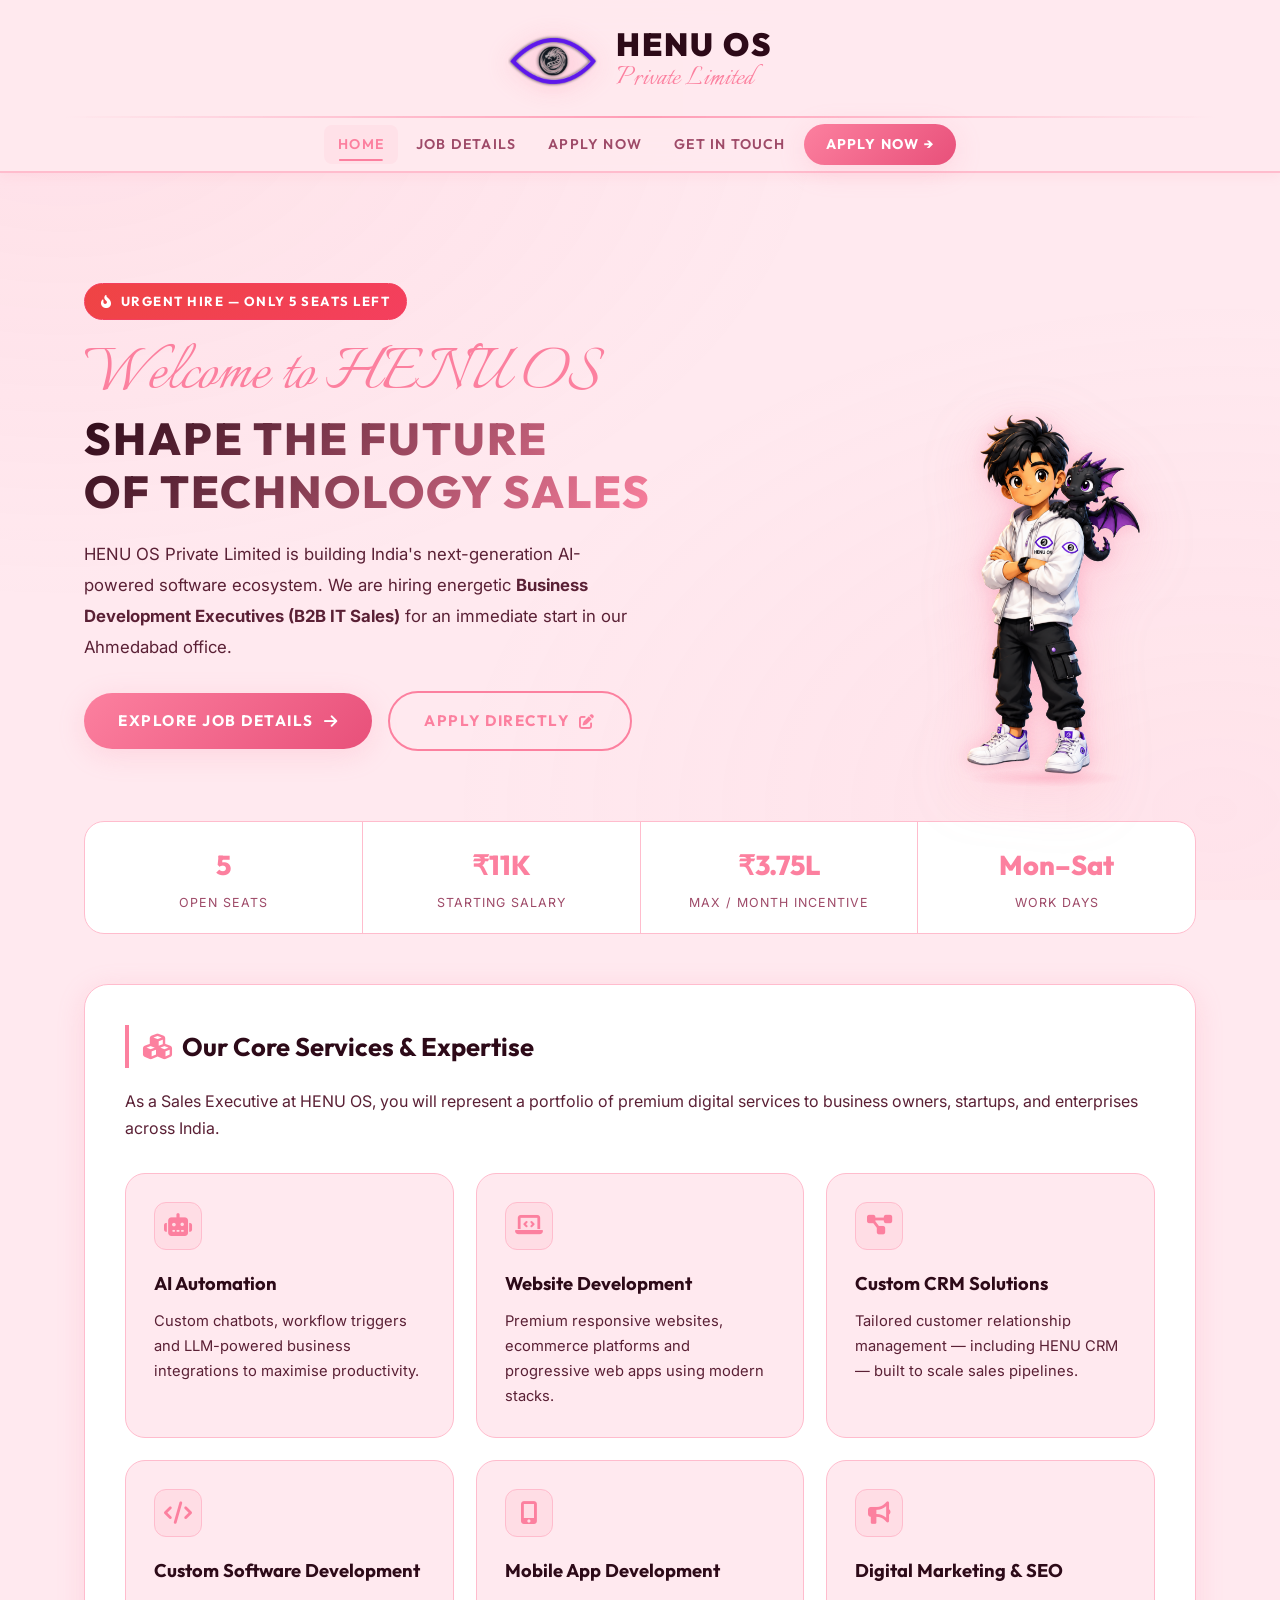
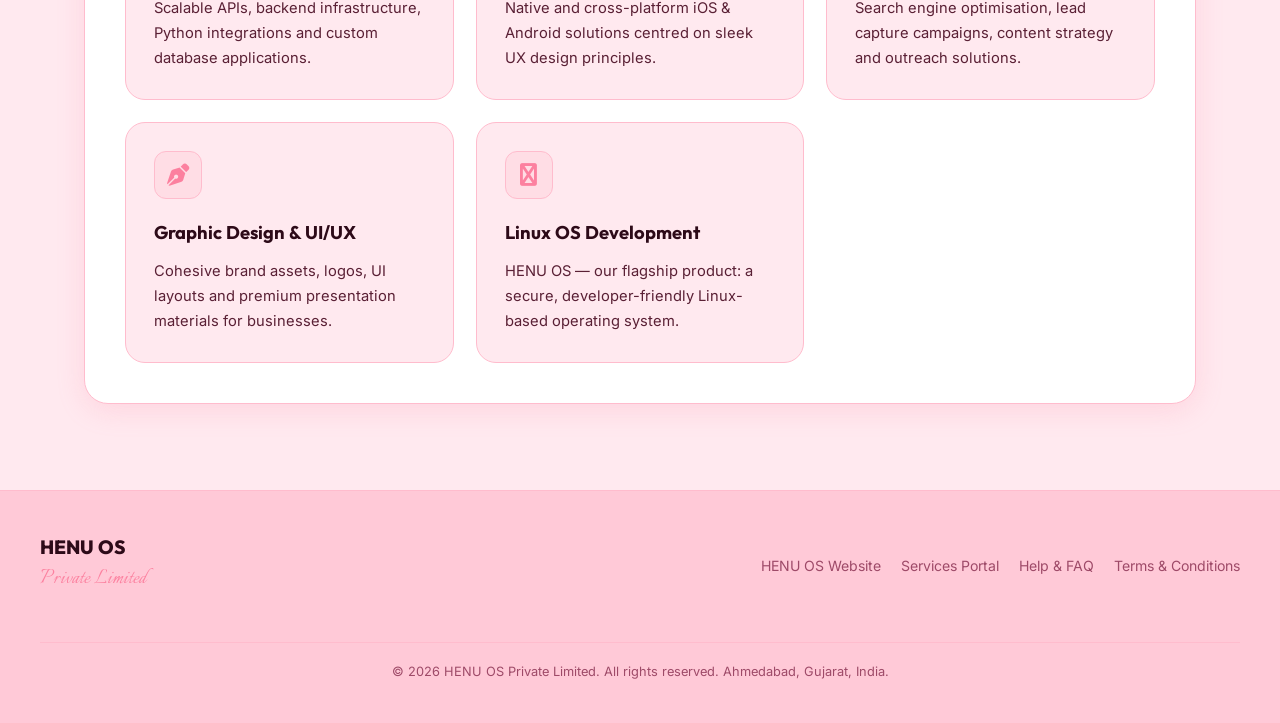
<file: sales form/index.html>
<!DOCTYPE html>
<html lang="en">

<head>
  <meta charset="UTF-8">
  <meta name="viewport" content="width=device-width, initial-scale=1.0">
  <title>HENU OS Private Limited – Sales Careers</title>
  <meta name="description"
    content="Join HENU OS Private Limited as a Business Development Executive. B2B IT Sales, AI automation and digital marketing services. Apply now in Ahmedabad.">
  <link rel="stylesheet" href="style.css">
  <link rel="stylesheet" href="https://cdnjs.cloudflare.com/ajax/libs/font-awesome/6.4.0/css/all.min.css">
  <style>
    /* ============================================================
       HOME PAGE – SARDU HERO LAYOUT
    ============================================================ */
    .hero-row {
      display: flex;
      align-items: flex-end;
      justify-content: space-between;
      gap: 48px;
      padding: 60px 0 0;
      position: relative;
    }

    .hero-left {
      flex: 1 1 auto;
      min-width: 0;
      padding-bottom: 30px;
      display: flex;
      flex-direction: column;
      align-items: flex-start;
    }

    .hero-left .badge {
      margin-bottom: 18px;
    }

    .hero-left .fancy-title {
      text-align: left;
      margin-bottom: 2px;
    }

    .hero-left .main-title {
      text-align: left;
      margin-bottom: 20px;
    }

    .hero-left p {
      font-size: 1.05rem;
      line-height: 1.85;
      max-width: 560px;
      margin-bottom: 28px;
    }

    .hero-cta-row {
      display: flex;
      gap: 16px;
      flex-wrap: wrap;
      align-items: center;
    }

    .hero-sardu-wrap {
      flex: 0 0 auto;
      width: 300px;
      display: flex;
      align-items: flex-end;
      justify-content: center;
      position: relative;
    }

    .sardu-home-img {
      width: 100%;
      max-width: 300px;
      display: block;
      object-fit: contain;
      animation: sardFloat 4s ease-in-out infinite;
      filter: drop-shadow(-3px 0 8px rgba(252, 128, 159, 0.18)) drop-shadow(3px 0 8px rgba(252, 128, 159, 0.18)) drop-shadow(0 18px 30px rgba(252, 128, 159, 0.25));
    }

    @keyframes sardFloat {

      0%,
      100% {
        transform: translateY(0px);
      }

      50% {
        transform: translateY(-12px);
      }
    }

    .sardu-shadow-ring {
      position: absolute;
      bottom: -6px;
      left: 50%;
      transform: translateX(-50%);
      width: 160px;
      height: 18px;
      background: radial-gradient(ellipse, rgba(252, 128, 159, 0.30) 0%, transparent 70%);
      border-radius: 50%;
      animation: ringPulse 4s ease-in-out infinite;
    }

    @keyframes ringPulse {

      0%,
      100% {
        opacity: 0.6;
        transform: translateX(-50%) scaleX(1);
      }

      50% {
        opacity: 0.25;
        transform: translateX(-50%) scaleX(0.8);
      }
    }

    /* Stats strip */
    .hero-stats {
      display: flex;
      gap: 0;
      border: 1.5px solid var(--border-color);
      border-radius: 20px;
      overflow: hidden;
      margin-top: 40px;
      background: #fff;
    }

    .stat-item {
      flex: 1;
      padding: 20px 18px;
      text-align: center;
      border-right: 1.5px solid var(--border-color);
      transition: var(--transition);
    }

    .stat-item:last-child {
      border-right: none;
    }

    .stat-item:hover {
      background: var(--pink-primary);
    }

    .stat-val {
      font-family: var(--font-title);
      font-size: 1.7rem;
      font-weight: 800;
      color: var(--accent);
      display: block;
    }

    .stat-lbl {
      font-size: 0.78rem;
      color: var(--text-muted);
      text-transform: uppercase;
      letter-spacing: 1px;
      margin-top: 3px;
    }

    @media (max-width: 900px) {
      .hero-row {
        flex-direction: column;
        align-items: center;
        padding: 40px 0 0;
        gap: 0;
      }

      .hero-left {
        align-items: center;
        text-align: center;
        padding-bottom: 10px;
      }

      .hero-left .fancy-title,
      .hero-left .main-title {
        text-align: center;
      }

      .hero-left p {
        text-align: center;
        max-width: 100%;
      }

      .hero-cta-row {
        justify-content: center;
      }

      .hero-sardu-wrap {
        width: 200px;
        order: -1;
      }

      .hero-stats {
        flex-wrap: wrap;
        border-radius: 16px;
      }

      .stat-item {
        min-width: 45%;
        border-bottom: 1.5px solid var(--border-color);
      }
    }

    @media (max-width: 480px) {
      .hero-sardu-wrap {
        width: 160px;
      }

      .stat-val {
        font-size: 1.3rem;
      }
    }
  </style>
</head>

<body>

  <!-- ===== CENTERED HEADER ===== -->
  <header>
    <div class="nav-container">

      <!-- TOP: Centered Logo + Brand Name -->
      <a href="index.html" class="header-brand">
        <img src="henu.png" alt="HENU OS Logo" class="nav-logo">
        <div class="brand-text">
          <span class="brand-title">HENU OS</span>
          <span class="brand-subtitle">Private Limited</span>
        </div>
        <!-- Hamburger (mobile) -->
        <button class="menu-toggle" id="menuToggle" aria-label="Toggle navigation">
          <span></span><span></span><span></span>
        </button>
      </a>

      <!-- Divider -->
      <div class="header-divider"></div>

      <!-- BOTTOM: Nav Links Centered -->
      <nav class="header-nav" id="headerNav">
        <ul>
          <li><a href="index.html" class="active">Home</a></li>
          <li><a href="details.html">Job Details</a></li>
          <li><a href="apply.html">Apply Now</a></li>
          <li><a href="contact.html">Get in Touch</a></li>
          <li><a href="apply.html" class="nav-cta">Apply Now &rarr;</a></li>
        </ul>
      </nav>

    </div>
  </header>

  <!-- ===== MAIN ===== -->
  <main>

    <!-- HERO -->
    <div class="hero-row">
      <div class="hero-left">
        <span class="badge urgent">
          <i class="fa-solid fa-fire-flame-curved"></i> Urgent Hire &mdash; Only 5 Seats Left
        </span>
        <span class="fancy-title">Welcome to HENU OS</span>
        <h1 class="main-title">Shape the Future<br>of Technology Sales</h1>
        <p>
          HENU OS Private Limited is building India's next-generation AI-powered software ecosystem.
          We are hiring energetic <strong>Business Development Executives (B2B IT Sales)</strong>
          for an immediate start in our Ahmedabad office.
        </p>
        <div class="hero-cta-row">
          <a href="details.html" class="btn btn-primary">Explore Job Details <i class="fa-solid fa-arrow-right"></i></a>
          <a href="apply.html" class="btn btn-secondary">Apply Directly <i class="fa-solid fa-pen-to-square"></i></a>
        </div>
      </div>

      <div class="hero-sardu-wrap">
        <img src="SARDU.png" alt="Sardu – HENU OS Brand Guide" class="sardu-home-img">
        <div class="sardu-shadow-ring"></div>
      </div>
    </div>

    <!-- Stats strip -->
    <div class="hero-stats">
      <div class="stat-item"><span class="stat-val">5</span>
        <div class="stat-lbl">Open Seats</div>
      </div>
      <div class="stat-item"><span class="stat-val">₹11K</span>
        <div class="stat-lbl">Starting Salary</div>
      </div>
      <div class="stat-item"><span class="stat-val">₹3.75L</span>
        <div class="stat-lbl">Max / Month Incentive</div>
      </div>
      <div class="stat-item"><span class="stat-val">Mon–Sat</span>
        <div class="stat-lbl">Work Days</div>
      </div>
    </div>

    <!-- SERVICES -->
    <div class="glass-card" style="margin-top: 50px;">
      <h2 class="section-title"><i class="fa-solid fa-cubes"></i> Our Core Services &amp; Expertise</h2>
      <p>As a Sales Executive at HENU OS, you will represent a portfolio of premium digital services to business owners,
        startups, and enterprises across India.</p>
      <div class="services-grid">
        <div class="service-card">
          <div class="service-icon"><i class="fa-solid fa-robot"></i></div>
          <h3>AI Automation</h3>
          <p>Custom chatbots, workflow triggers and LLM-powered business integrations to maximise productivity.</p>
        </div>
        <div class="service-card">
          <div class="service-icon"><i class="fa-solid fa-laptop-code"></i></div>
          <h3>Website Development</h3>
          <p>Premium responsive websites, ecommerce platforms and progressive web apps using modern stacks.</p>
        </div>
        <div class="service-card">
          <div class="service-icon"><i class="fa-solid fa-diagram-project"></i></div>
          <h3>Custom CRM Solutions</h3>
          <p>Tailored customer relationship management — including HENU CRM — built to scale sales pipelines.</p>
        </div>
        <div class="service-card">
          <div class="service-icon"><i class="fa-solid fa-code"></i></div>
          <h3>Custom Software Development</h3>
          <p>Scalable APIs, backend infrastructure, Python integrations and custom database applications.</p>
        </div>
        <div class="service-card">
          <div class="service-icon"><i class="fa-solid fa-mobile-screen-button"></i></div>
          <h3>Mobile App Development</h3>
          <p>Native and cross-platform iOS &amp; Android solutions centred on sleek UX design principles.</p>
        </div>
        <div class="service-card">
          <div class="service-icon"><i class="fa-solid fa-bullhorn"></i></div>
          <h3>Digital Marketing &amp; SEO</h3>
          <p>Search engine optimisation, lead capture campaigns, content strategy and outreach solutions.</p>
        </div>
        <div class="service-card">
          <div class="service-icon"><i class="fa-solid fa-pen-nib"></i></div>
          <h3>Graphic Design &amp; UI/UX</h3>
          <p>Cohesive brand assets, logos, UI layouts and premium presentation materials for businesses.</p>
        </div>
        <div class="service-card">
          <div class="service-icon"><i class="fa-solid fa-linux"></i></div>
          <h3>Linux OS Development</h3>
          <p>HENU OS — our flagship product: a secure, developer-friendly Linux-based operating system.</p>
        </div>
      </div>
    </div>
  </main>

  <!-- FOOTER -->
  <footer>
    <div class="footer-container">
      <div>
        <span style="font-family:var(--font-title); font-weight:800; color:var(--text-dark); font-size:1.2rem;">HENU
          OS</span>
        <span
          style="display:block; font-family:var(--font-fancy); color:var(--accent); font-size:1.5rem; margin-top:-4px;">Private
          Limited</span>
      </div>
      <ul class="footer-links">
        <li><a href="https://henuos.netlify.app/" target="_blank">HENU OS Website</a></li>
        <li><a href="https://henuos-services.netlify.app/" target="_blank">Services Portal</a></li>
        <li><a href="contact.html">Help &amp; FAQ</a></li>
        <li><a href="contact.html">Terms &amp; Conditions</a></li>
      </ul>
      <div class="footer-copy">&copy; 2026 HENU OS Private Limited. All rights reserved. Ahmedabad, Gujarat, India.
      </div>
    </div>
  </footer>

  <script src="script.js"></script>
</body>

</html>
</file>
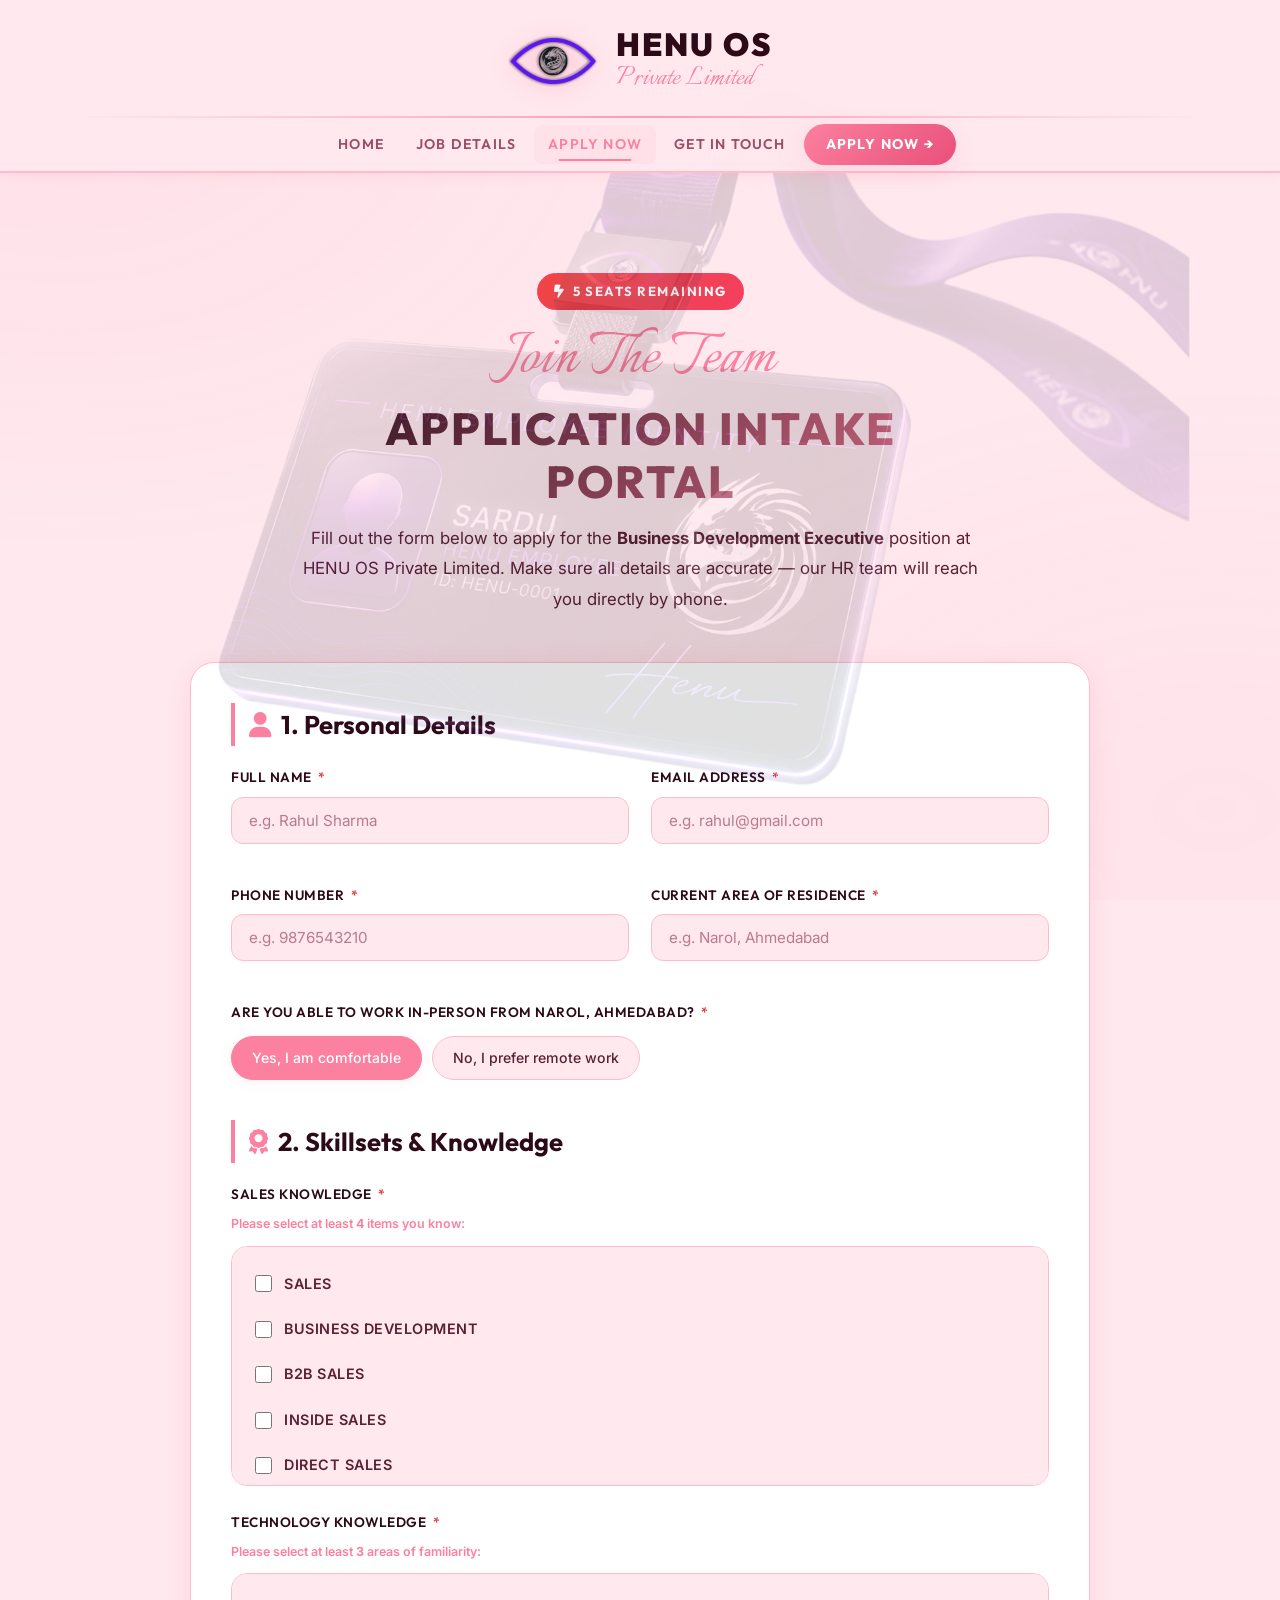
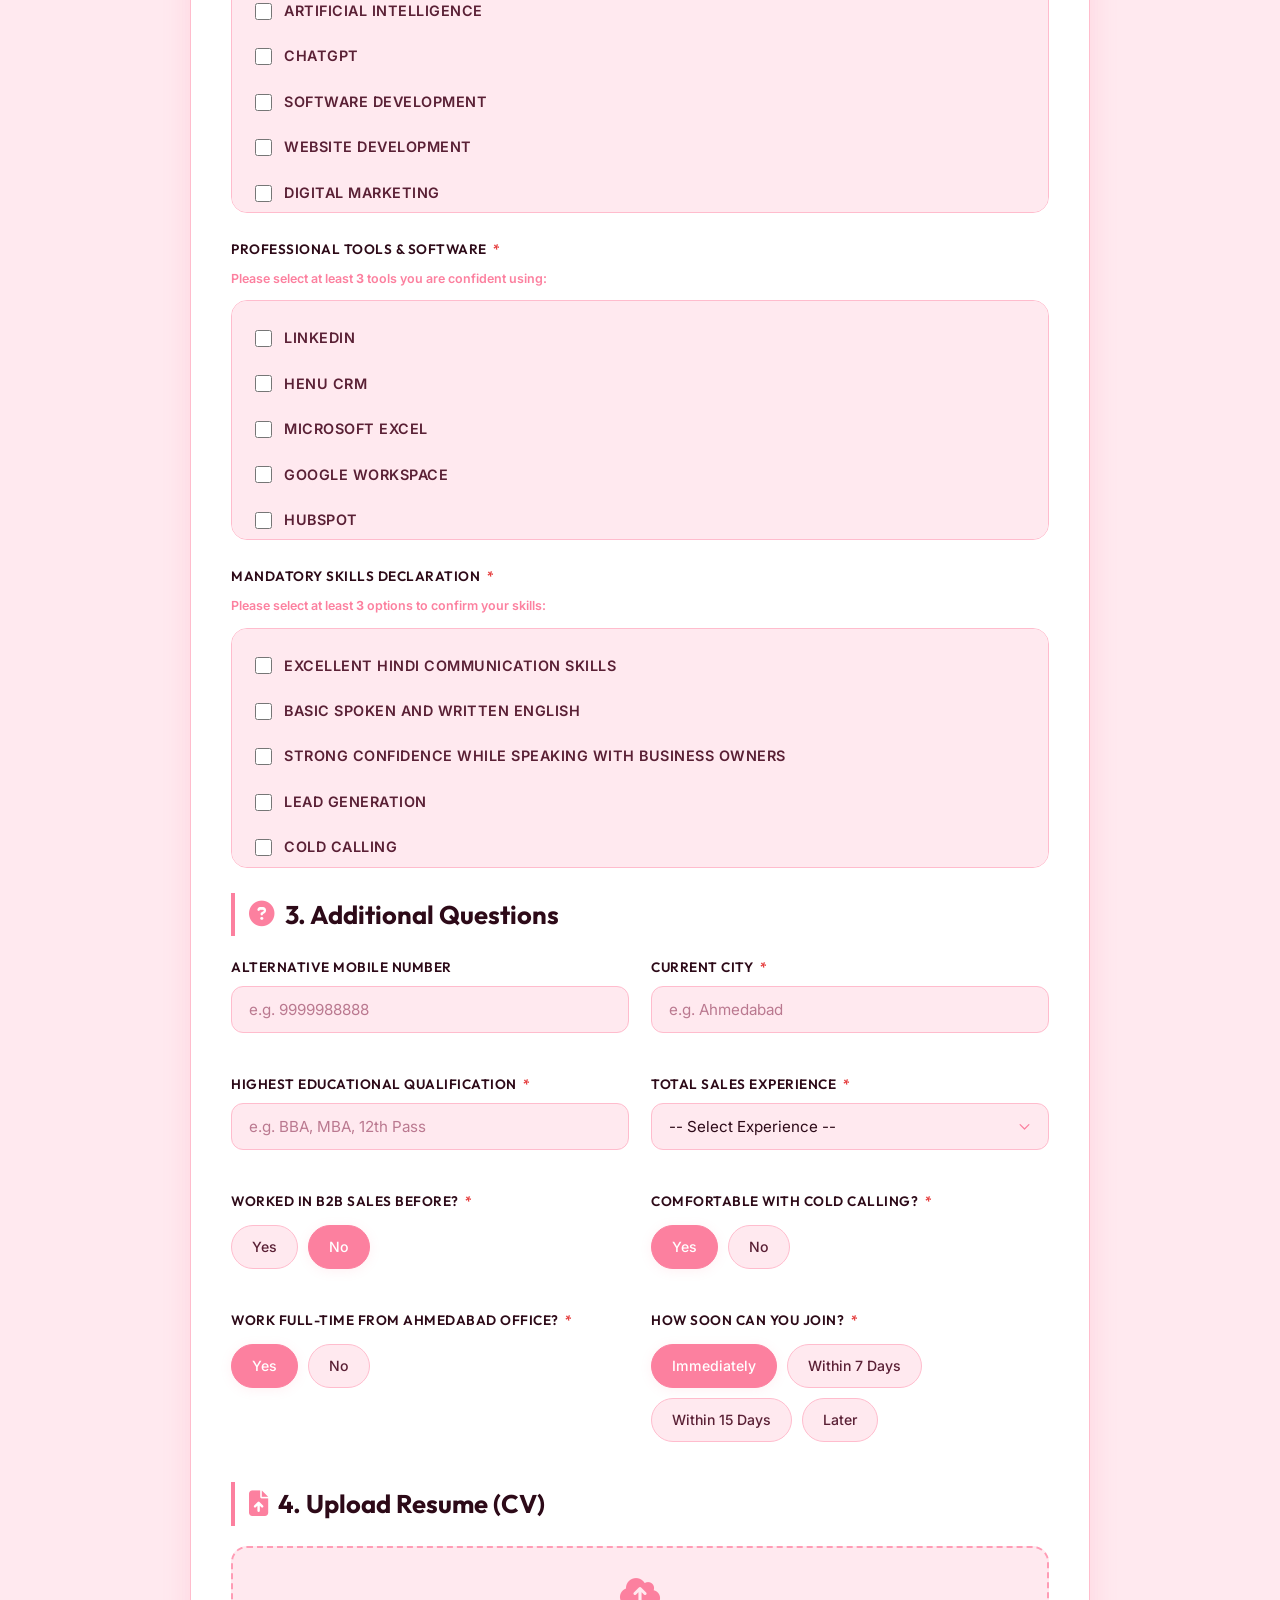
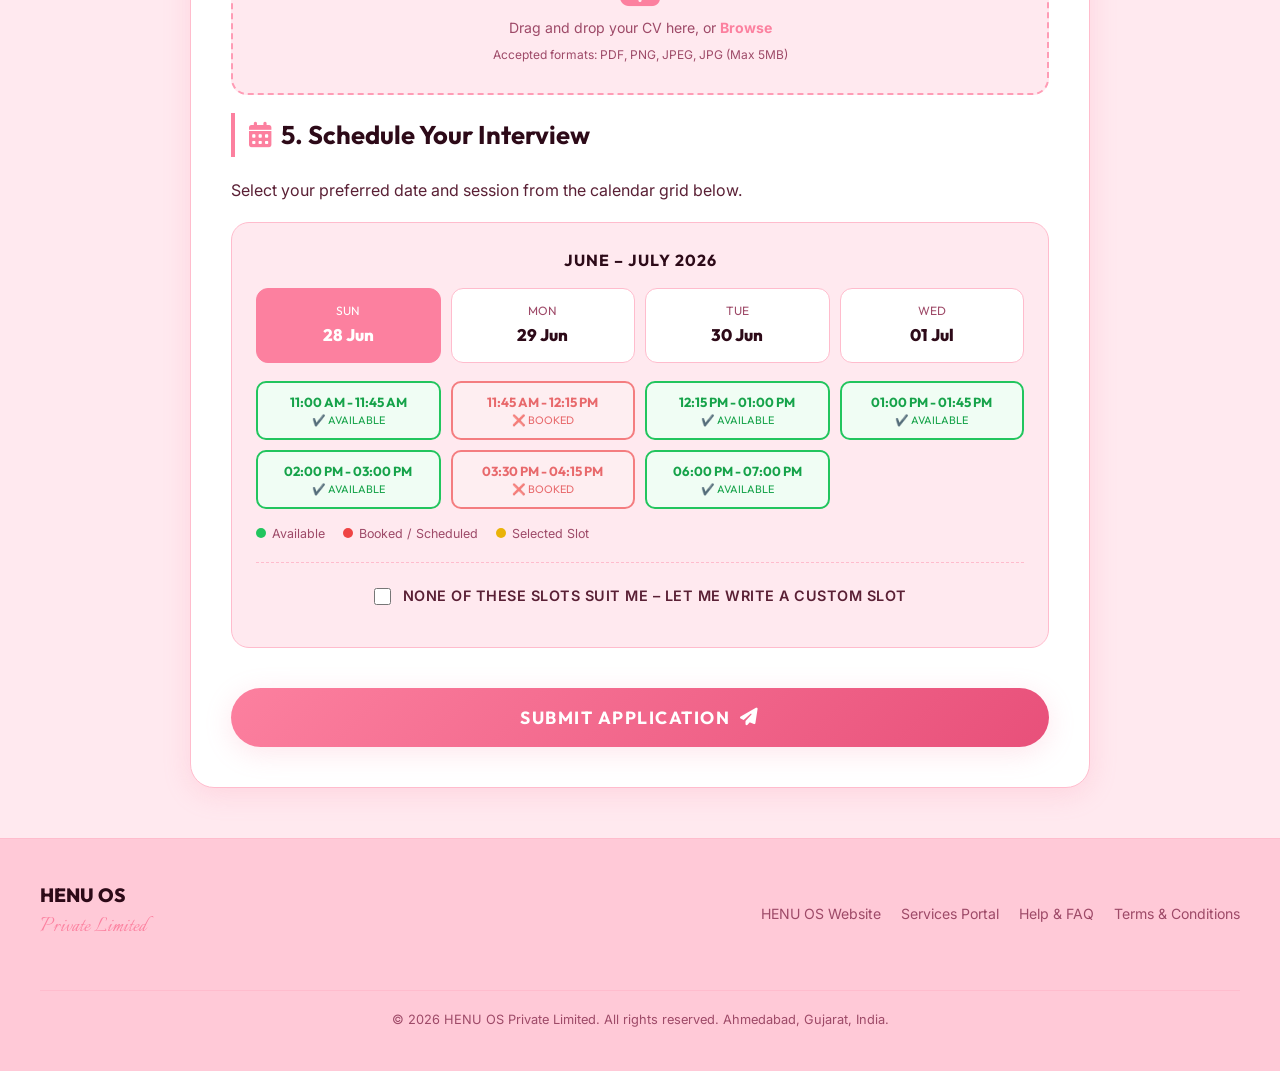
<file: sales form/apply.html>
<!DOCTYPE html>
<html lang="en">

<head>
  <meta charset="UTF-8">
  <meta name="viewport" content="width=device-width, initial-scale=1.0">
  <title>Apply Now – Sales Careers – HENU OS Private Limited</title>
  <meta name="description"
    content="Apply online for the Sales Executive role at HENU OS Private Limited. Fill the form, schedule your interview, and upload your CV.">
  <link rel="stylesheet" href="style.css">
  <link rel="stylesheet" href="https://cdnjs.cloudflare.com/ajax/libs/font-awesome/6.4.0/css/all.min.css">
  <style>
    /* ========================================================
       APPLY PAGE — HERO SECTION
    ======================================================== */
    .apply-hero {
      display: flex;
      flex-direction: column;
      align-items: center;
      text-align: center;
      padding: 50px 20px 30px;
      position: relative;
      z-index: 20;
    }

    .apply-hero-text {
      max-width: 700px;
      display: flex;
      flex-direction: column;
      align-items: center;
    }

    .apply-hero-text .badge {
      margin-bottom: 12px;
    }

    /* Fixed full-screen background watermark */
    .emcard-bg-watermark {
      position: fixed;
      top: 50%;
      left: 50%;
      transform: translate(-50%, -50%);
      width: 90vw;
      height: 90vh;
      max-width: 1100px;
      object-fit: contain;
      opacity: 0.13;
      z-index: 10;
      pointer-events: none;
    }

    @media (max-width: 768px) {
      .apply-hero {
        padding: 30px 16px 20px;
      }
    }
  </style>
</head>

<body>

  <!-- Full-screen background watermark -->
  <img src="emcard.png" class="emcard-bg-watermark" alt="">

  <!-- ===== CENTERED HEADER ===== -->
  <header>
    <div class="nav-container">

      <a href="index.html" class="header-brand">
        <img src="henu.png" alt="HENU OS Logo" class="nav-logo">
        <div class="brand-text">
          <span class="brand-title">HENU OS</span>
          <span class="brand-subtitle">Private Limited</span>
        </div>
        <button class="menu-toggle" id="menuToggle" aria-label="Toggle menu">
          <span></span><span></span><span></span>
        </button>
      </a>

      <div class="header-divider"></div>

      <nav class="header-nav" id="headerNav">
        <ul>
          <li><a href="index.html">Home</a></li>
          <li><a href="details.html">Job Details</a></li>
          <li><a href="apply.html" class="active">Apply Now</a></li>
          <li><a href="contact.html">Get in Touch</a></li>
          <li><a href="apply.html" class="nav-cta">Apply Now &rarr;</a></li>
        </ul>
      </nav>

    </div>
  </header>

  <!-- Main Content -->
  <main>

    <!-- ===== HERO SECTION ===== -->
    <div class="apply-hero">
      <div class="apply-hero-text">
        <span class="badge urgent">
          <i class="fa-solid fa-bolt-lightning"></i> 5 Seats Remaining
        </span>
        <span class="fancy-title">Join The Team</span>
        <h1 class="main-title" style="margin-bottom: 14px; text-align: center;">Application Intake Portal</h1>
        <p style="font-size: 1.05rem; line-height: 1.8; text-align: center;">
          Fill out the form below to apply for the <strong>Business Development Executive</strong>
          position at HENU OS Private Limited. Make sure all details are accurate — our HR team will
          reach you directly by phone.
        </p>
      </div>
    </div>

    <!-- ===== THE FORM ===== -->
    <div class="glass-card" style="max-width: 900px; margin: 0 auto;">

      <form id="recruitmentForm" novalidate>

        <!-- Section 1: Basic Info -->
        <h2 class="section-title"><i class="fa-solid fa-user"></i> 1. Personal Details</h2>
        <div class="form-grid">
          <div class="form-group">
            <label for="fullName">Full Name <span class="required">*</span></label>
            <input type="text" id="fullName" class="form-control" placeholder="e.g. Rahul Sharma" required>
            <span class="error-msg" id="nameError" style="display:none;"><i class="fa-solid fa-circle-exclamation"></i>
              Please enter your name.</span>
          </div>

          <div class="form-group">
            <label for="emailId">Email Address <span class="required">*</span></label>
            <input type="email" id="emailId" class="form-control" placeholder="e.g. rahul@gmail.com" required>
            <span class="error-msg" id="emailError" style="display:none;"><i class="fa-solid fa-circle-exclamation"></i>
              Please enter a valid email address.</span>
          </div>

          <div class="form-group">
            <label for="phoneNo">Phone Number <span class="required">*</span></label>
            <input type="tel" id="phoneNo" class="form-control" placeholder="e.g. 9876543210" required>
            <span class="error-msg" id="phoneError" style="display:none;"><i class="fa-solid fa-circle-exclamation"></i>
              Please enter a valid 10-digit number.</span>
          </div>

          <div class="form-group">
            <label for="livingLocation">Current Area of Residence <span class="required">*</span></label>
            <input type="text" id="livingLocation" class="form-control" placeholder="e.g. Narol, Ahmedabad" required>
            <span class="error-msg" id="locationError" style="display:none;"><i
                class="fa-solid fa-circle-exclamation"></i> Please enter your current location.</span>
          </div>

          <div class="form-group full-width">
            <label>Are you able to work In-Person from Narol, Ahmedabad? <span class="required">*</span></label>
            <div class="radio-options">
              <div class="radio-pill">
                <input type="radio" name="inPerson" id="inPersonYes" value="Yes" checked>
                <label for="inPersonYes">Yes, I am comfortable</label>
              </div>
              <div class="radio-pill">
                <input type="radio" name="inPerson" id="inPersonNo" value="No">
                <label for="inPersonNo">No, I prefer remote work</label>
              </div>
            </div>
          </div>
        </div>

        <!-- Section 2: Checklists / Skill Assessment -->
        <h2 class="section-title"><i class="fa-solid fa-award"></i> 2. Skillsets &amp; Knowledge</h2>

        <!-- Check 1: Sales Knowledge -->
        <div class="form-group" style="margin-bottom: 25px;">
          <label>Sales Knowledge <span class="required">*</span></label>
          <div class="validation-hint">Please select at least <strong>4</strong> items you know:</div>
          <div class="checklist-container" id="salesKnowledgeGroup">
            <label class="checklist-item"><input type="checkbox" value="Sales"><span
                class="checklist-label">Sales</span></label>
            <label class="checklist-item"><input type="checkbox" value="Business Development"><span
                class="checklist-label">Business Development</span></label>
            <label class="checklist-item"><input type="checkbox" value="B2B Sales"><span class="checklist-label">B2B
                Sales</span></label>
            <label class="checklist-item"><input type="checkbox" value="Inside Sales"><span
                class="checklist-label">Inside Sales</span></label>
            <label class="checklist-item"><input type="checkbox" value="Direct Sales"><span
                class="checklist-label">Direct Sales</span></label>
            <label class="checklist-item"><input type="checkbox" value="Lead Generation"><span
                class="checklist-label">Lead Generation</span></label>
            <label class="checklist-item"><input type="checkbox" value="Customer Relationship Management (CRM)"><span
                class="checklist-label">Customer Relationship Management (CRM)</span></label>
            <label class="checklist-item"><input type="checkbox" value="Sales Management"><span
                class="checklist-label">Sales Management</span></label>
            <label class="checklist-item"><input type="checkbox" value="Account Management"><span
                class="checklist-label">Account Management</span></label>
            <label class="checklist-item"><input type="checkbox" value="Negotiation"><span
                class="checklist-label">Negotiation</span></label>
          </div>
          <span class="error-msg" id="salesCheckError" style="display:none;"><i
              class="fa-solid fa-circle-exclamation"></i> Select at least 4 sales options.</span>
        </div>

        <!-- Check 2: Technology Knowledge -->
        <div class="form-group" style="margin-bottom: 25px;">
          <label>Technology Knowledge <span class="required">*</span></label>
          <div class="validation-hint">Please select at least <strong>3</strong> areas of familiarity:</div>
          <div class="checklist-container" id="techKnowledgeGroup">
            <label class="checklist-item"><input type="checkbox" value="Artificial Intelligence"><span
                class="checklist-label">Artificial Intelligence</span></label>
            <label class="checklist-item"><input type="checkbox" value="ChatGPT"><span
                class="checklist-label">ChatGPT</span></label>
            <label class="checklist-item"><input type="checkbox" value="Software Development"><span
                class="checklist-label">Software Development</span></label>
            <label class="checklist-item"><input type="checkbox" value="Website Development"><span
                class="checklist-label">Website Development</span></label>
            <label class="checklist-item"><input type="checkbox" value="Digital Marketing"><span
                class="checklist-label">Digital Marketing</span></label>
            <label class="checklist-item"><input type="checkbox" value="Search Engine Optimization (SEO)"><span
                class="checklist-label">Search Engine Optimization (SEO)</span></label>
            <label class="checklist-item"><input type="checkbox" value="WordPress"><span
                class="checklist-label">WordPress</span></label>
            <label class="checklist-item"><input type="checkbox" value="Customer Relationship Management"><span
                class="checklist-label">Customer Relationship Management</span></label>
            <label class="checklist-item"><input type="checkbox" value="Cloud Computing"><span
                class="checklist-label">Cloud Computing</span></label>
            <label class="checklist-item"><input type="checkbox" value="Information Technology"><span
                class="checklist-label">Information Technology</span></label>
          </div>
          <span class="error-msg" id="techCheckError" style="display:none;"><i
              class="fa-solid fa-circle-exclamation"></i> Select at least 3 tech options.</span>
        </div>

        <!-- Check 3: Professional Tools -->
        <div class="form-group" style="margin-bottom: 25px;">
          <label>Professional Tools &amp; Software <span class="required">*</span></label>
          <div class="validation-hint">Please select at least <strong>3</strong> tools you are confident using:</div>
          <div class="checklist-container" id="toolsGroup">
            <label class="checklist-item"><input type="checkbox" value="LinkedIn"><span
                class="checklist-label">LinkedIn</span></label>
            <label class="checklist-item"><input type="checkbox" value="HENU CRM"><span class="checklist-label">HENU
                CRM</span></label>
            <label class="checklist-item"><input type="checkbox" value="Microsoft Excel"><span
                class="checklist-label">Microsoft Excel</span></label>
            <label class="checklist-item"><input type="checkbox" value="Google Workspace"><span
                class="checklist-label">Google Workspace</span></label>
            <label class="checklist-item"><input type="checkbox" value="HubSpot"><span
                class="checklist-label">HubSpot</span></label>
            <label class="checklist-item"><input type="checkbox" value="Zoho CRM"><span class="checklist-label">Zoho
                CRM</span></label>
            <label class="checklist-item"><input type="checkbox" value="Salesforce"><span
                class="checklist-label">Salesforce</span></label>
            <label class="checklist-item"><input type="checkbox" value="WhatsApp Business"><span
                class="checklist-label">WhatsApp Business</span></label>
          </div>
          <span class="error-msg" id="toolsCheckError" style="display:none;"><i
              class="fa-solid fa-circle-exclamation"></i> Select at least 3 tools.</span>
        </div>

        <!-- Check 4: Mandatory Skills -->
        <div class="form-group" style="margin-bottom: 25px;">
          <label>Mandatory Skills Declaration <span class="required">*</span></label>
          <div class="validation-hint">Please select at least <strong>3</strong> options to confirm your skills:</div>
          <div class="checklist-container" id="mandatorySkillsGroup">
            <label class="checklist-item"><input type="checkbox" value="Excellent Hindi communication skills"><span
                class="checklist-label">Excellent Hindi communication skills</span></label>
            <label class="checklist-item"><input type="checkbox" value="Basic spoken and written English"><span
                class="checklist-label">Basic spoken and written English</span></label>
            <label class="checklist-item"><input type="checkbox"
                value="Strong confidence while speaking with business owners"><span class="checklist-label">Strong
                confidence while speaking with business owners</span></label>
            <label class="checklist-item"><input type="checkbox" value="Lead Generation"><span
                class="checklist-label">Lead Generation</span></label>
            <label class="checklist-item"><input type="checkbox" value="Cold Calling"><span class="checklist-label">Cold
                Calling</span></label>
            <label class="checklist-item"><input type="checkbox" value="Follow-up Skills"><span
                class="checklist-label">Follow-up Skills</span></label>
            <label class="checklist-item"><input type="checkbox" value="Negotiation Skills"><span
                class="checklist-label">Negotiation Skills</span></label>
            <label class="checklist-item"><input type="checkbox" value="Client Relationship Management"><span
                class="checklist-label">Client Relationship Management</span></label>
            <label class="checklist-item"><input type="checkbox" value="Presentation Skills"><span
                class="checklist-label">Presentation Skills</span></label>
            <label class="checklist-item"><input type="checkbox" value="Sales Closing Mindset"><span
                class="checklist-label">Sales Closing Mindset</span></label>
            <label class="checklist-item"><input type="checkbox" value="Target-Oriented Attitude"><span
                class="checklist-label">Target-Oriented Attitude</span></label>
          </div>
          <span class="error-msg" id="mandatoryCheckError" style="display:none;"><i
              class="fa-solid fa-circle-exclamation"></i> Mandatory to select all options.</span>
        </div>

        <!-- Section 3: Extra Questions -->
        <h2 class="section-title"><i class="fa-solid fa-circle-question"></i> 3. Additional Questions</h2>
        <div class="form-grid">
          <div class="form-group">
            <label for="altMobile">Alternative Mobile Number</label>
            <input type="tel" id="altMobile" class="form-control" placeholder="e.g. 9999988888">
          </div>

          <div class="form-group">
            <label for="currentCity">Current City <span class="required">*</span></label>
            <input type="text" id="currentCity" class="form-control" placeholder="e.g. Ahmedabad" required>
            <span class="error-msg" id="cityError" style="display:none;"><i class="fa-solid fa-circle-exclamation"></i>
              Please write your current city.</span>
          </div>

          <div class="form-group">
            <label for="qualification">Highest Educational Qualification <span class="required">*</span></label>
            <input type="text" id="qualification" class="form-control" placeholder="e.g. BBA, MBA, 12th Pass" required>
            <span class="error-msg" id="qualificationError" style="display:none;"><i
                class="fa-solid fa-circle-exclamation"></i> Please state your qualification.</span>
          </div>

          <div class="form-group">
            <label for="salesExperience">Total Sales Experience <span class="required">*</span></label>
            <select id="salesExperience" class="form-control" required>
              <option value="" disabled selected>-- Select Experience --</option>
              <option value="Fresher (No Experience)">Fresher (No Experience)</option>
              <option value="Under 6 Months">Under 6 Months</option>
              <option value="6 Months to 1 Year">6 Months to 1 Year</option>
              <option value="1 to 2 Years">1 to 2 Years</option>
              <option value="2 to 3 Years">2 to 3 Years</option>
              <option value="3+ Years">3+ Years</option>
            </select>
            <span class="error-msg" id="experienceError" style="display:none;"><i
                class="fa-solid fa-circle-exclamation"></i> Please select your sales experience level.</span>
          </div>

          <div class="form-group">
            <label>Worked in B2B Sales Before? <span class="required">*</span></label>
            <div class="radio-options">
              <div class="radio-pill"><input type="radio" name="workedB2b" id="b2bYes" value="Yes"><label
                  for="b2bYes">Yes</label></div>
              <div class="radio-pill"><input type="radio" name="workedB2b" id="b2bNo" value="No" checked><label
                  for="b2bNo">No</label></div>
            </div>
          </div>

          <div class="form-group">
            <label>Comfortable with Cold Calling? <span class="required">*</span></label>
            <div class="radio-options">
              <div class="radio-pill"><input type="radio" name="coldCalling" id="coldYes" value="Yes" checked><label
                  for="coldYes">Yes</label></div>
              <div class="radio-pill"><input type="radio" name="coldCalling" id="coldNo" value="No"><label
                  for="coldNo">No</label></div>
            </div>
          </div>

          <div class="form-group">
            <label>Work Full-Time from Ahmedabad Office? <span class="required">*</span></label>
            <div class="radio-options">
              <div class="radio-pill"><input type="radio" name="fullTimeOffice" id="fullTimeYes" value="Yes"
                  checked><label for="fullTimeYes">Yes</label></div>
              <div class="radio-pill"><input type="radio" name="fullTimeOffice" id="fullTimeNo" value="No"><label
                  for="fullTimeNo">No</label></div>
            </div>
          </div>

          <div class="form-group">
            <label>How soon can you join? <span class="required">*</span></label>
            <div class="radio-options">
              <div class="radio-pill"><input type="radio" name="joinTime" id="joinImmediate" value="Immediately"
                  checked><label for="joinImmediate">Immediately</label></div>
              <div class="radio-pill"><input type="radio" name="joinTime" id="join7Days" value="Within 7 Days"><label
                  for="join7Days">Within 7 Days</label></div>
              <div class="radio-pill"><input type="radio" name="joinTime" id="join15Days" value="Within 15 Days"><label
                  for="join15Days">Within 15 Days</label></div>
              <div class="radio-pill"><input type="radio" name="joinTime" id="joinLater" value="Later"><label
                  for="joinLater">Later</label></div>
            </div>
          </div>
        </div>

        <!-- Section 4: Resume Upload -->
        <h2 class="section-title"><i class="fa-solid fa-file-arrow-up"></i> 4. Upload Resume (CV)</h2>
        <div class="form-group">
          <div class="upload-dropzone" id="dropzone">
            <i class="fa-solid fa-cloud-arrow-up upload-icon"></i>
            <div class="upload-text">
              Drag and drop your CV here, or <strong>Browse</strong>
            </div>
            <div style="font-size: 0.75rem; color: var(--text-muted); margin-top: 5px;">
              Accepted formats: PDF, PNG, JPEG, JPG (Max 5MB)
            </div>
            <input type="file" id="resumeFile" accept=".pdf,.png,.jpeg,.jpg" required>
          </div>
          <div class="file-info" id="fileInfo" style="display:none;">
            <i class="fa-solid fa-circle-check"></i> <span id="fileNameDisplay">file_name.pdf</span> (Ready to upload)
          </div>
          <span class="error-msg" id="resumeError" style="display:none;"><i class="fa-solid fa-circle-exclamation"></i>
            Please upload your resume (CV).</span>
        </div>

        <!-- Section 5: Calendar Slots -->
        <h2 class="section-title"><i class="fa-solid fa-calendar-days"></i> 5. Schedule Your Interview</h2>
        <p>Select your preferred date and session from the calendar grid below.</p>

        <div class="calendar-wrapper">
          <div class="calendar-header">June – July 2026</div>

          <div class="calendar-days">
            <div class="day-tab active" data-date="2026-06-28">
              <div class="day-name">Sun</div>
              <div class="day-date">28 Jun</div>
            </div>
            <div class="day-tab" data-date="2026-06-29">
              <div class="day-name">Mon</div>
              <div class="day-date">29 Jun</div>
            </div>
            <div class="day-tab" data-date="2026-06-30">
              <div class="day-name">Tue</div>
              <div class="day-date">30 Jun</div>
            </div>
            <div class="day-tab" data-date="2026-07-01">
              <div class="day-name">Wed</div>
              <div class="day-date">01 Jul</div>
            </div>
          </div>

          <div class="slots-grid" id="slotsGrid">
            <!-- Dynamically populated via script.js -->
          </div>

          <div class="slot-legend">
            <div class="legend-item"><span class="legend-color available"></span> Available</div>
            <div class="legend-item"><span class="legend-color booked"></span> Booked / Scheduled</div>
            <div class="legend-item"><span class="legend-color selected"></span> Selected Slot</div>
          </div>

          <div class="custom-slot-toggle">
            <label class="checklist-item" style="justify-content: center; display: inline-flex;">
              <input type="checkbox" id="customSlotCheckbox">
              <span class="checklist-label" style="font-weight: 600;">None of these slots suit me – let me write a
                custom slot</span>
            </label>
          </div>

          <div class="custom-slot-box" id="customSlotBox" style="display: none;">
            <div>
              <label for="customDateInput" style="display:block; margin-bottom:5px;">Select Date</label>
              <input type="date" id="customDateInput" min="2026-06-27">
            </div>
            <div>
              <label for="customTimeInput" style="display:block; margin-bottom:5px;">Select Start Time</label>
              <input type="time" id="customTimeInput">
            </div>
            <div style="font-size:0.8rem; color:var(--text-muted); display:flex; align-items:center; margin-top:28px;">
              * Will automatically schedule a 45-minute interview block.
            </div>
          </div>
        </div>
        <span class="error-msg" id="slotError" style="display:none; text-align:center; justify-content:center;"><i
            class="fa-solid fa-circle-exclamation"></i> Please select an interview slot or write a custom one.</span>

        <!-- Hidden fields -->
        <input type="hidden" id="selectedDate" name="selectedDate" value="2026-06-28">
        <input type="hidden" id="selectedTime" name="selectedTime" value="">

        <!-- Submit -->
        <div style="margin-top: 40px;">
          <button type="submit" id="submitBtn" class="btn btn-primary"
            style="width: 100%; padding: 18px; font-size: 1.1rem; justify-content: center;">
            Submit Application <i class="fa-solid fa-paper-plane"></i>
          </button>
        </div>
      </form>
    </div>
  </main>

  <!-- Spinner Loading Overlay -->
  <div class="loading-overlay" id="loadingOverlay">
    <div class="loading-spinner"></div>
    <div class="loading-text">Submitting your application to Google Sheet...</div>
  </div>

  <!-- Thank You Overlay -->
  <div class="thankyou-overlay" id="thankYouOverlay">
    <div class="glass-card thankyou-card">
      <i class="fa-solid fa-circle-check ty-success-icon"></i>
      <h2 class="fancy-title">Thank You!</h2>
      <h3 class="main-title" style="font-size: 1.8rem; margin-bottom: 15px;">Application Submitted Successfully!</h3>
      <p>
        Thank you for applying to <strong>HENU OS Private Limited</strong>. Our HR team will review your application.
        If your profile matches our requirements, we will contact you by phone or WhatsApp to schedule your interview.
      </p>
      <div class="ty-contact-box">
        <h4>HR Direct Coordinates</h4>
        <p><i class="fa-solid fa-envelope"></i> hr.henuos@gmail.com</p>
        <p><i class="fa-solid fa-phone"></i> +91 80941 00513</p>
        <p><i class="fa-brands fa-whatsapp"></i> WhatsApp: +91 80941 00513</p>
      </div>
      <div style="display:flex; flex-direction:column; gap:15px; align-items:center;">
        <a href="#" id="whatsappDirectBtn" class="btn btn-whatsapp" target="_blank">
          Message HR on WhatsApp <i class="fa-brands fa-whatsapp"></i>
        </a>
        <a href="index.html" class="btn btn-secondary">Return to Careers Home</a>
      </div>
    </div>
  </div>

  <!-- Footer -->
  <footer>
    <div class="footer-container">
      <div>
        <span style="font-family:var(--font-title); font-weight:800; color:var(--text-dark); font-size:1.2rem;">HENU
          OS</span>
        <span
          style="display:block; font-family:var(--font-fancy); color:var(--accent); font-size:1.5rem; margin-top:-4px;">Private
          Limited</span>
      </div>
      <ul class="footer-links">
        <li><a href="https://henuos.netlify.app/" target="_blank">HENU OS Website</a></li>
        <li><a href="https://henuos-services.netlify.app/" target="_blank">Services Portal</a></li>
        <li><a href="contact.html">Help &amp; FAQ</a></li>
        <li><a href="contact.html">Terms &amp; Conditions</a></li>
      </ul>
      <div class="footer-copy">
        &copy; 2026 HENU OS Private Limited. All rights reserved. Ahmedabad, Gujarat, India.
      </div>
    </div>
  </footer>

  <script src="script.js"></script>
</body>

</html>
</file>
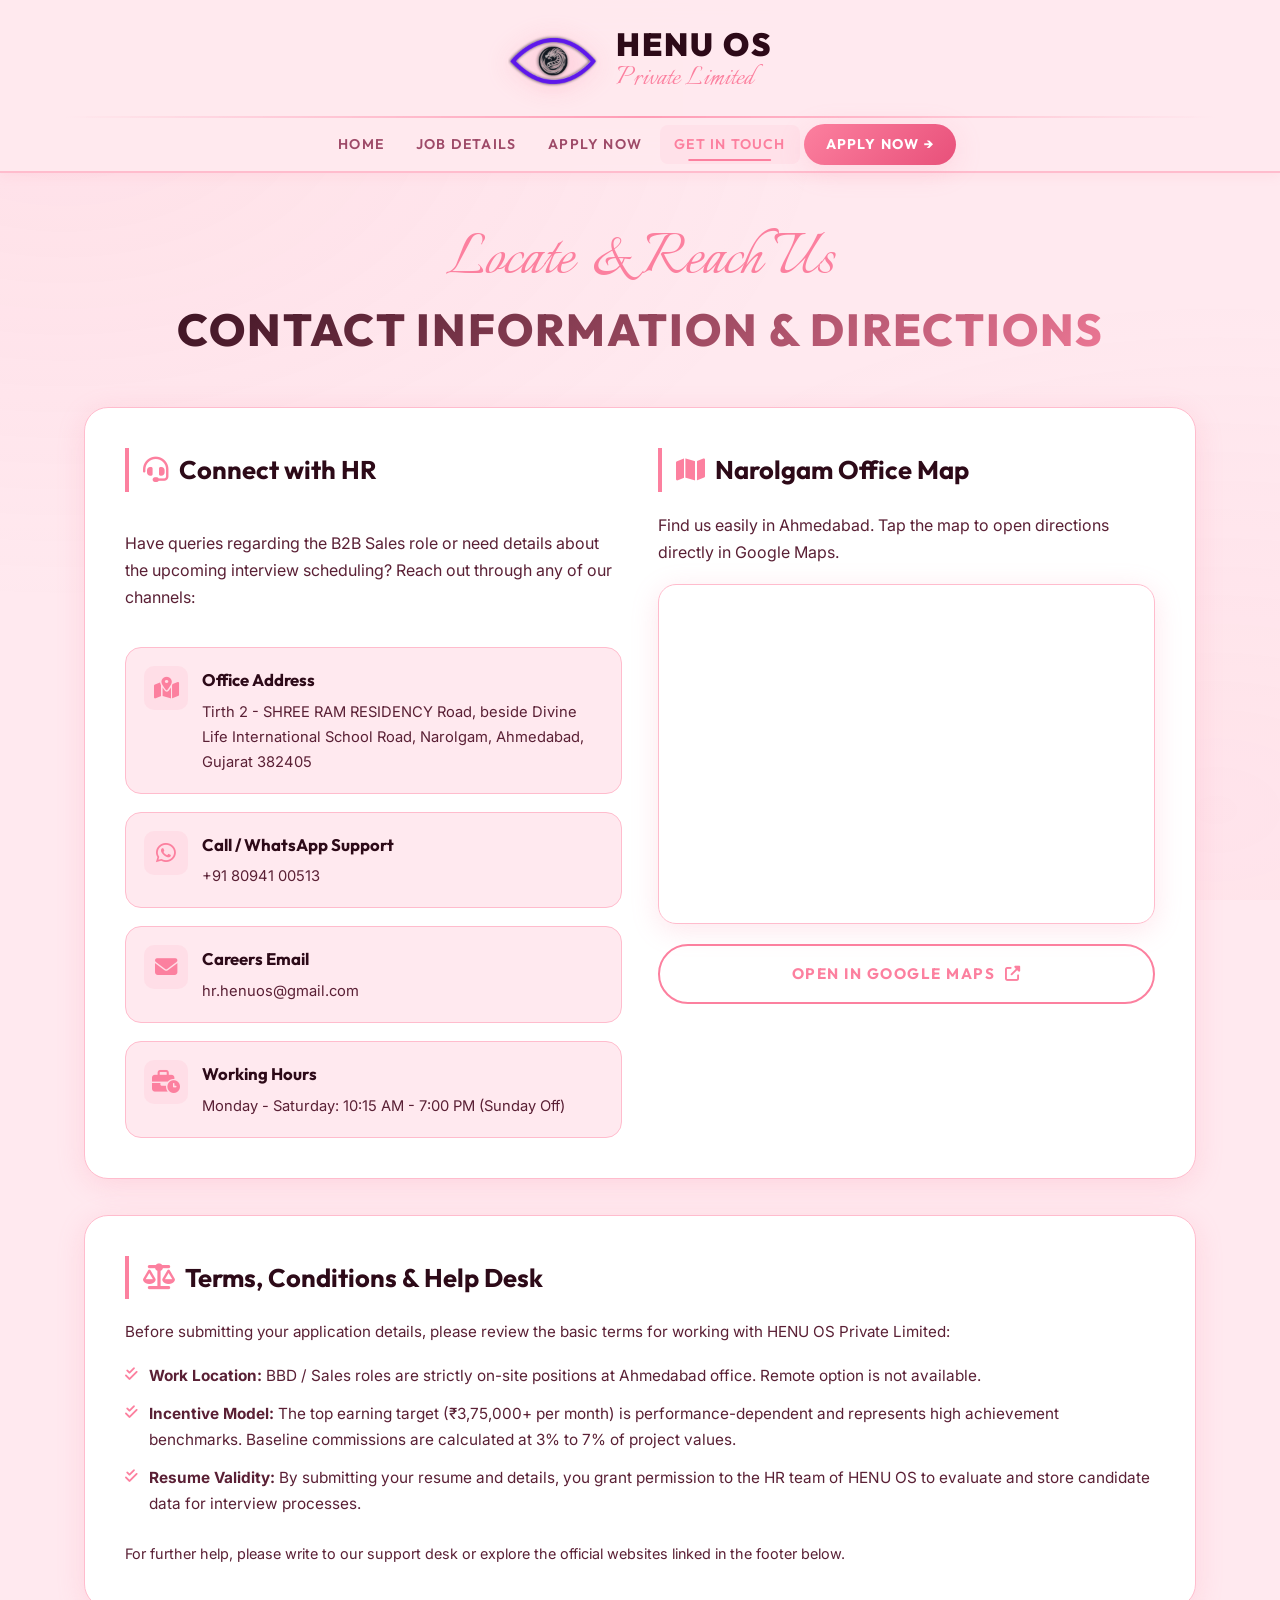
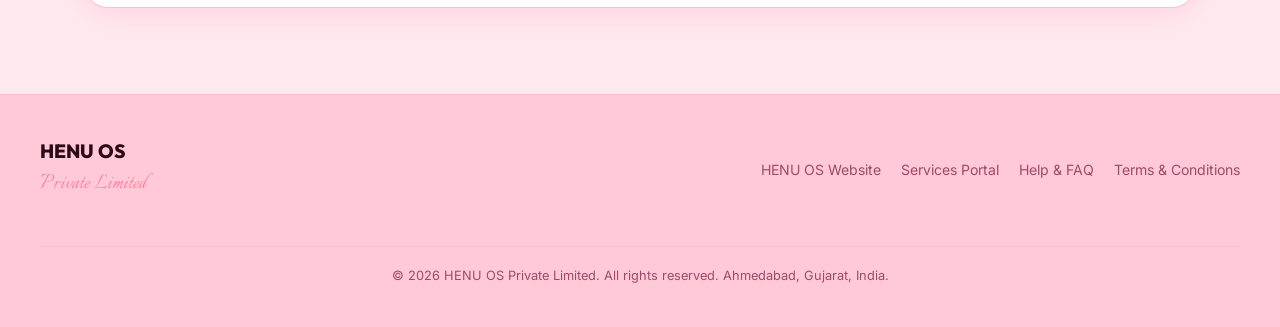
<file: sales form/contact.html>
<!DOCTYPE html>
<html lang="en">
<head>
  <meta charset="UTF-8">
  <meta name="viewport" content="width=device-width, initial-scale=1.0">
  <title>Get in Touch - HENU OS Private Limited</title>
  <link rel="stylesheet" href="style.css">
  <link rel="stylesheet" href="https://cdnjs.cloudflare.com/ajax/libs/font-awesome/6.4.0/css/all.min.css">
</head>
<body>

  <!-- ===== CENTERED HEADER ===== -->
  <header>
    <div class="nav-container">

      <a href="index.html" class="header-brand">
        <img src="henu.png" alt="HENU OS Logo" class="nav-logo">
        <div class="brand-text">
          <span class="brand-title">HENU OS</span>
          <span class="brand-subtitle">Private Limited</span>
        </div>
        <button class="menu-toggle" id="menuToggle" aria-label="Toggle menu">
          <span></span><span></span><span></span>
        </button>
      </a>

      <div class="header-divider"></div>

      <nav class="header-nav" id="headerNav">
        <ul>
          <li><a href="index.html">Home</a></li>
          <li><a href="details.html">Job Details</a></li>
          <li><a href="apply.html">Apply Now</a></li>
          <li><a href="contact.html" class="active">Get in Touch</a></li>
          <li><a href="apply.html" class="nav-cta">Apply Now &rarr;</a></li>
        </ul>
      </nav>

    </div>
  </header>

  <!-- Main Content -->
  <main>
    <div class="fancy-title" style="text-align: center;">Locate & Reach Us</div>
    <h1 class="main-title" style="text-align: center; margin-bottom: 50px;">Contact Information & Directions</h1>

    <div class="glass-card">
      <div class="contact-layout">
        
        <!-- Left Column: Contact details -->
        <div class="contact-info">
          <h2 class="section-title"><i class="fa-solid fa-headset"></i> Connect with HR</h2>
          <p>
            Have queries regarding the B2B Sales role or need details about the upcoming interview scheduling? 
            Reach out through any of our channels:
          </p>

          <div class="contact-card">
            <div class="contact-card-icon"><i class="fa-solid fa-map-location-dot"></i></div>
            <div class="contact-card-text">
              <h3>Office Address</h3>
              <p>Tirth 2 - SHREE RAM RESIDENCY Road, beside Divine Life International School Road, Narolgam, Ahmedabad, Gujarat 382405</p>
            </div>
          </div>

          <div class="contact-card">
            <div class="contact-card-icon"><i class="fa-brands fa-whatsapp"></i></div>
            <div class="contact-card-text">
              <h3>Call / WhatsApp Support</h3>
              <p>+91 80941 00513</p>
            </div>
          </div>

          <div class="contact-card">
            <div class="contact-card-icon"><i class="fa-solid fa-envelope"></i></div>
            <div class="contact-card-text">
              <h3>Careers Email</h3>
              <p>hr.henuos@gmail.com</p>
            </div>
          </div>

          <div class="contact-card">
            <div class="contact-card-icon"><i class="fa-solid fa-business-time"></i></div>
            <div class="contact-card-text">
              <h3>Working Hours</h3>
              <p>Monday - Saturday: 10:15 AM - 7:00 PM (Sunday Off)</p>
            </div>
          </div>
        </div>

        <!-- Right Column: Interactive Map -->
        <div>
          <h2 class="section-title"><i class="fa-solid fa-map"></i> Narolgam Office Map</h2>
          <p>Find us easily in Ahmedabad. Tap the map to open directions directly in Google Maps.</p>
          
          <div class="map-container">
            <iframe 
              src="https://www.google.com/maps/embed?pb=!1m18!1m12!1m3!1d3673.5516086389717!2d72.59765797610014!3d22.966318518420173!2m3!1f0!2f0!3f0!3m2!1i1024!2i768!4f13.1!3m3!1m2!1s0x395e8f3b23ab9f5f%3A0xc3b8a1c97a8ec584!2sTirth%202!5e0!3m2!1sen!2sin!4v1719478129012!5m2!1sen!2sin" 
              allowfullscreen="" 
              loading="lazy" 
              referrerpolicy="no-referrer-when-downgrade">
            </iframe>
          </div>

          <div style="margin-top: 20px; text-align: center;">
            <a href="https://maps.app.goo.gl/2QP47i9FwR7Cz6HG6" target="_blank" class="btn btn-secondary" style="width: 100%; justify-content: center;">
              Open in Google Maps <i class="fa-solid fa-up-right-from-square"></i>
            </a>
          </div>
        </div>

      </div>
    </div>

    <!-- Help, Terms & Conditions Section -->
    <div class="glass-card" style="margin-top: 30px;">
      <h2 class="section-title"><i class="fa-solid fa-scale-balanced"></i> Terms, Conditions & Help Desk</h2>
      <p style="font-size: 0.95rem;">
        Before submitting your application details, please review the basic terms for working with HENU OS Private Limited:
      </p>
      <ul class="info-bullets" style="margin-bottom: 25px; font-size: 0.9rem;">
        <li><i class="fa-solid fa-check-double"></i> <strong>Work Location:</strong> BBD / Sales roles are strictly on-site positions at Ahmedabad office. Remote option is not available.</li>
        <li><i class="fa-solid fa-check-double"></i> <strong>Incentive Model:</strong> The top earning target (₹3,75,000+ per month) is performance-dependent and represents high achievement benchmarks. Baseline commissions are calculated at 3% to 7% of project values.</li>
        <li><i class="fa-solid fa-check-double"></i> <strong>Resume Validity:</strong> By submitting your resume and details, you grant permission to the HR team of HENU OS to evaluate and store candidate data for interview processes.</li>
      </ul>
      <p style="font-size: 0.9rem; margin-bottom: 0;">
        For further help, please write to our support desk or explore the official websites linked in the footer below.
      </p>
    </div>
  </main>

  <!-- Footer Section -->
  <footer>
    <div class="footer-container">
      <div>
        <span style="font-family:var(--font-title); font-weight:800; color:var(--text-dark); font-size:1.2rem;">HENU OS</span>
        <span style="display:block; font-family:var(--font-fancy); color:var(--accent); font-size:1.5rem; margin-top:-4px;">Private Limited</span>
      </div>
      <ul class="footer-links">
        <li><a href="https://henuos.netlify.app/" target="_blank">HENU OS Website</a></li>
        <li><a href="https://henuos-services.netlify.app/" target="_blank">Services Portal</a></li>
        <li><a href="contact.html" class="active">Help & FAQ</a></li>
        <li><a href="contact.html" class="active">Terms & Conditions</a></li>
      </ul>
      <div class="footer-copy">
        &copy; 2026 HENU OS Private Limited. All rights reserved. Ahmedabad, Gujarat, India.
      </div>
    </div>
  </footer>

  <script src="script.js"></script>
</body>
</html>
</file>
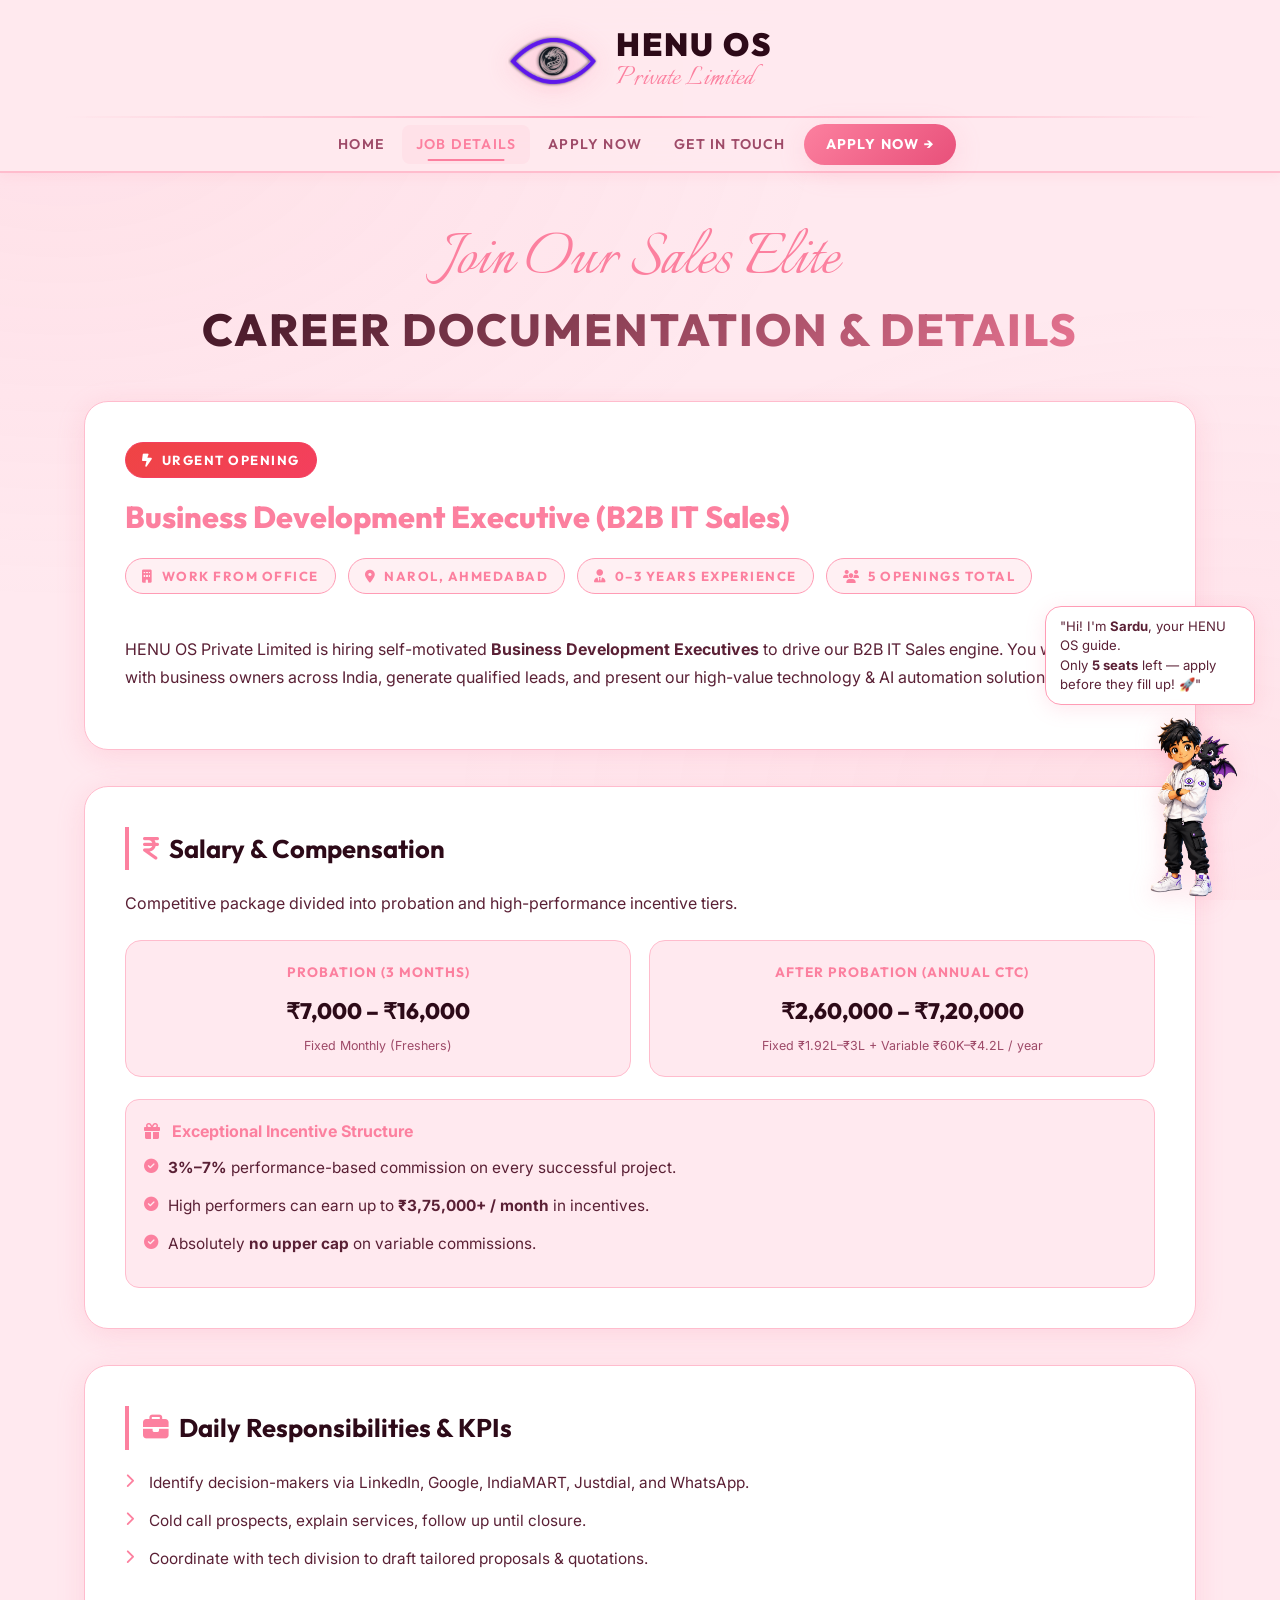
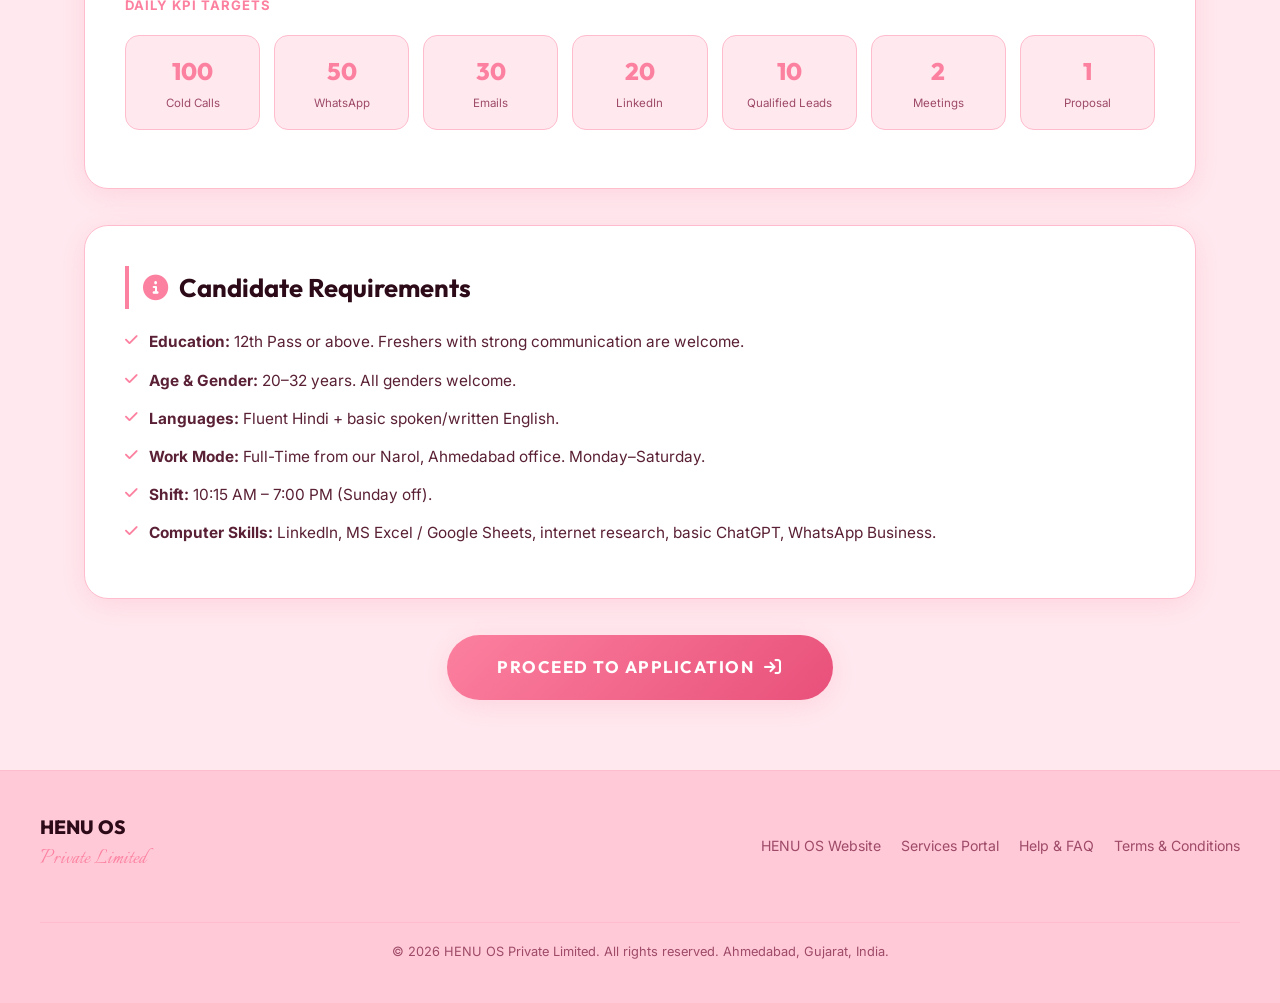
<file: sales form/details.html>
<!DOCTYPE html>
<html lang="en">

<head>
  <meta charset="UTF-8">
  <meta name="viewport" content="width=device-width, initial-scale=1.0">
  <title>Job Details – Sales Executive – HENU OS Private Limited</title>
  <link rel="stylesheet" href="style.css">
  <link rel="stylesheet" href="https://cdnjs.cloudflare.com/ajax/libs/font-awesome/6.4.0/css/all.min.css">
  <style>
    /* ---- Page-level overrides for details.html ---- */

    /* emcard belt: right-edge strip, 70 % opacity, belt touches screen edge */


    /* SARDU: standing at bottom-right */
    .sardu-fixed {
      position: fixed;
      bottom: 0;
      right: 15px;
      z-index: 130;
      display: flex;
      flex-direction: column;
      align-items: flex-end;
      pointer-events: none;
    }

    .sardu-speech {
      margin-right: 10px;
      margin-bottom: 8px;
      background: #ffffff;
      border: 1.5px solid #FF9CB5;
      border-radius: 16px 16px 4px 16px;
      padding: 10px 14px;
      font-size: 0.82rem;
      color: #5a2035;
      max-width: 210px;
      box-shadow: 0 4px 20px rgba(252, 128, 159, 0.18);
      pointer-events: all;
      font-family: 'Inter', sans-serif;
      line-height: 1.45;
      animation: floatBubble 3.5s ease-in-out infinite;
    }

    @keyframes floatBubble {

      0%,
      100% {
        transform: translateY(0);
      }

      50% {
        transform: translateY(-6px);
      }
    }

    .sardu-standing {
      width: 150px;
      object-fit: contain;
      display: block;
      pointer-events: all;
      animation: sardRock 3s ease-in-out infinite;
      filter: drop-shadow(0 4px 12px rgba(252, 128, 159, 0.30));
    }

    @keyframes sardRock {

      0%,
      100% {
        transform: rotate(-2deg);
      }

      50% {
        transform: rotate(2deg);
      }
    }

    @media (max-width: 900px) {
      .sardu-fixed {
        right: 5px;
      }

      .sardu-fixed {
        right: 5px;
      }

      .sardu-speech {
        display: none;
      }

      .sardu-standing {
        width: 90px;
      }
    }
  </style>
</head>

<body>


  <!-- ===== SARDU – standing on right ===== -->
  <div class="sardu-fixed">
    <div class="sardu-speech">
      "Hi! I'm <strong>Sardu</strong>, your HENU OS guide.<br>
      Only <strong>5 seats</strong> left — apply before they fill up! 🚀"
    </div>
    <img src="SARDU.png" alt="Sardu – HENU OS Brand Representative" class="sardu-standing">
  </div>

  <!-- ===== CENTERED HEADER ===== -->
  <header>
    <div class="nav-container">

      <a href="index.html" class="header-brand">
        <img src="henu.png" alt="HENU OS Logo" class="nav-logo">
        <div class="brand-text">
          <span class="brand-title">HENU OS</span>
          <span class="brand-subtitle">Private Limited</span>
        </div>
        <button class="menu-toggle" id="menuToggle" aria-label="Toggle navigation">
          <span></span><span></span><span></span>
        </button>
      </a>

      <div class="header-divider"></div>

      <nav class="header-nav" id="headerNav">
        <ul>
          <li><a href="index.html">Home</a></li>
          <li><a href="details.html" class="active">Job Details</a></li>
          <li><a href="apply.html">Apply Now</a></li>
          <li><a href="contact.html">Get in Touch</a></li>
          <li><a href="apply.html" class="nav-cta">Apply Now &rarr;</a></li>
        </ul>
      </nav>

    </div>
  </header>

  <!-- ===== MAIN ===== -->
  <main>
    <div class="fancy-title" style="text-align:center;">Join Our Sales Elite</div>
    <h1 class="main-title" style="text-align:center; margin-bottom:44px;">Career Documentation & Details</h1>

    <!-- Job Overview -->
    <div class="glass-card">
      <span class="badge urgent" style="margin-bottom:14px;">
        <i class="fa-solid fa-bolt-lightning"></i> Urgent Opening
      </span>
      <h2
        style="font-family:var(--font-title); font-size:1.9rem; font-weight:800; color:var(--accent); margin-bottom:10px;">
        Business Development Executive (B2B IT Sales)
      </h2>

      <div style="display:flex; gap:12px; flex-wrap:wrap; margin:14px 0 22px;">
        <span class="badge"><i class="fa-solid fa-building"></i> Work from Office</span>
        <span class="badge"><i class="fa-solid fa-location-dot"></i> Narol, Ahmedabad</span>
        <span class="badge"><i class="fa-solid fa-user-tie"></i> 0–3 Years Experience</span>
        <span class="badge"><i class="fa-solid fa-users"></i> 5 Openings Total</span>
      </div>

      <p>
        HENU OS Private Limited is hiring self-motivated <strong>Business Development Executives</strong>
        to drive our B2B IT Sales engine. You will connect with business owners across India,
        generate qualified leads, and present our high-value technology & AI automation solutions.
      </p>
    </div>

    <!-- Salary -->
    <div class="glass-card">
      <h2 class="section-title"><i class="fa-solid fa-indian-rupee-sign"></i> Salary & Compensation</h2>
      <p>Competitive package divided into probation and high-performance incentive tiers.</p>

      <div class="salary-boxes">
        <div class="salary-box">
          <h4>Probation (3 Months)</h4>
          <div class="salary-value">₹7,000 – ₹16,000</div>
          <p class="salary-desc">Fixed Monthly (Freshers)</p>
        </div>
        <div class="salary-box">
          <h4>After Probation (Annual CTC)</h4>
          <div class="salary-value">₹2,60,000 – ₹7,20,000</div>
          <p class="salary-desc">Fixed ₹1.92L–₹3L + Variable ₹60K–₹4.2L / year</p>
        </div>
      </div>

      <div
        style="background:var(--pink-primary); border:1.5px solid var(--border-color); border-radius:14px; padding:18px; margin-top:8px;">
        <p style="margin-bottom:10px; font-weight:700; color:var(--accent);">
          <i class="fa-solid fa-gift" style="margin-right:8px;"></i> Exceptional Incentive Structure
        </p>
        <ul class="info-bullets" style="margin-bottom:0;">
          <li><i class="fa-solid fa-circle-check"></i> <strong>3%–7%</strong> performance-based commission on every
            successful project.</li>
          <li><i class="fa-solid fa-circle-check"></i> High performers can earn up to <strong>₹3,75,000+ /
              month</strong> in incentives.</li>
          <li><i class="fa-solid fa-circle-check"></i> Absolutely <strong>no upper cap</strong> on variable commissions.
          </li>
        </ul>
      </div>
    </div>

    <!-- KPIs -->
    <div class="glass-card">
      <h2 class="section-title"><i class="fa-solid fa-briefcase"></i> Daily Responsibilities & KPIs</h2>
      <ul class="info-bullets" style="margin-bottom:22px;">
        <li><i class="fa-solid fa-chevron-right"></i> Identify decision-makers via LinkedIn, Google, IndiaMART,
          Justdial, and WhatsApp.</li>
        <li><i class="fa-solid fa-chevron-right"></i> Cold call prospects, explain services, follow up until closure.
        </li>
        <li><i class="fa-solid fa-chevron-right"></i> Coordinate with tech division to draft tailored proposals &
          quotations.</li>
      </ul>

      <p style="font-weight:700; color:var(--accent); text-transform:uppercase; font-size:0.82rem; letter-spacing:1px;">
        Daily KPI Targets
      </p>
      <div class="kpi-cards">
        <div class="kpi-card">
          <div class="kpi-val">100</div>
          <div class="kpi-lbl">Cold Calls</div>
        </div>
        <div class="kpi-card">
          <div class="kpi-val">50</div>
          <div class="kpi-lbl">WhatsApp</div>
        </div>
        <div class="kpi-card">
          <div class="kpi-val">30</div>
          <div class="kpi-lbl">Emails</div>
        </div>
        <div class="kpi-card">
          <div class="kpi-val">20</div>
          <div class="kpi-lbl">LinkedIn</div>
        </div>
        <div class="kpi-card">
          <div class="kpi-val">10</div>
          <div class="kpi-lbl">Qualified Leads</div>
        </div>
        <div class="kpi-card">
          <div class="kpi-val">2</div>
          <div class="kpi-lbl">Meetings</div>
        </div>
        <div class="kpi-card">
          <div class="kpi-val">1</div>
          <div class="kpi-lbl">Proposal</div>
        </div>
      </div>
    </div>

    <!-- Requirements -->
    <div class="glass-card">
      <h2 class="section-title"><i class="fa-solid fa-circle-info"></i> Candidate Requirements</h2>
      <ul class="info-bullets">
        <li><i class="fa-solid fa-check"></i> <strong>Education:</strong> 12th Pass or above. Freshers with strong
          communication are welcome.</li>
        <li><i class="fa-solid fa-check"></i> <strong>Age & Gender:</strong> 20–32 years. All genders welcome.</li>
        <li><i class="fa-solid fa-check"></i> <strong>Languages:</strong> Fluent Hindi + basic spoken/written English.
        </li>
        <li><i class="fa-solid fa-check"></i> <strong>Work Mode:</strong> Full-Time from our Narol, Ahmedabad office.
          Monday–Saturday.</li>
        <li><i class="fa-solid fa-check"></i> <strong>Shift:</strong> 10:15 AM – 7:00 PM (Sunday off).</li>
        <li><i class="fa-solid fa-check"></i> <strong>Computer Skills:</strong> LinkedIn, MS Excel / Google Sheets,
          internet research, basic ChatGPT, WhatsApp Business.</li>
      </ul>
    </div>

    <div style="text-align:center; margin-top:30px; margin-bottom:20px;">
      <a href="apply.html" class="btn btn-primary" style="padding:18px 50px; font-size:1.05rem;">
        Proceed to Application <i class="fa-solid fa-arrow-right-to-bracket"></i>
      </a>
    </div>
  </main>

  <!-- ===== FOOTER ===== -->
  <footer>
    <div class="footer-container">
      <div>
        <span style="font-family:var(--font-title); font-weight:800; color:var(--text-dark); font-size:1.2rem;">HENU
          OS</span>
        <span
          style="display:block; font-family:var(--font-fancy); color:var(--accent); font-size:1.5rem; margin-top:-4px;">Private
          Limited</span>
      </div>
      <ul class="footer-links">
        <li><a href="https://henuos.netlify.app/" target="_blank">HENU OS Website</a></li>
        <li><a href="https://henuos-services.netlify.app/" target="_blank">Services Portal</a></li>
        <li><a href="contact.html">Help & FAQ</a></li>
        <li><a href="contact.html">Terms & Conditions</a></li>
      </ul>
      <div class="footer-copy">
        &copy; 2026 HENU OS Private Limited. All rights reserved. Ahmedabad, Gujarat, India.
      </div>
    </div>
  </footer>

  <script src="script.js"></script>
</body>

</html>
</file>
<file: sales form/style.css>
@import url('https://fonts.googleapis.com/css2?family=Italianno&family=Outfit:wght@300;400;500;600;700;800&family=Inter:wght@300;400;500;600;700&display=swap');

/* ================================================
   HENU OS Careers Portal – Light Pink Theme
   ================================================ */

:root {
  /* Light Pink Palette */
  --pink-primary:  #FFE9EF;   /* lightest – body bg */
  --pink-medium:   #FFC9D7;   /* card backgrounds   */
  --pink-soft:     #FFBCCD;   /* subtle borders     */
  --pink-pastel:   #FF9CB5;   /* accent color       */
  --pink-light:    #FC809F;   /* dark accent / CTA  */

  /* Text */
  --text-dark:    #2d0a18;
  --text-body:    #5a2035;
  --text-muted:   #9e4a68;
  --text-on-btn:  #ffffff;

  /* Derived UI colors */
  --bg-body:       var(--pink-primary);
  --bg-card:       #ffffff;
  --bg-card-alt:   var(--pink-medium);
  --border-color:  var(--pink-soft);
  --border-accent: var(--pink-pastel);
  --accent:        var(--pink-light);   /* #FC809F */
  --accent-deep:   #e8507a;

  /* Shadows */
  --shadow-sm:   0 2px 12px rgba(252,128,159,0.12);
  --shadow-md:   0 6px 28px rgba(252,128,159,0.20);
  --shadow-lg:   0 12px 45px rgba(252,128,159,0.30);
  --shadow-glow: 0 0 20px rgba(252,128,159,0.35);

  /* Typography */
  --font-fancy: 'Italianno', cursive;
  --font-title: 'Outfit', sans-serif;
  --font-body:  'Inter', sans-serif;

  --transition: all 0.35s cubic-bezier(0.16, 1, 0.3, 1);
}

/* ================================================ Base ================================================ */
*, *::before, *::after { margin: 0; padding: 0; box-sizing: border-box; }
html { scroll-behavior: smooth; }

body {
  background-color: var(--bg-body);
  color: var(--text-body);
  font-family: var(--font-body);
  line-height: 1.7;
  overflow-x: hidden;
  min-height: 100vh;
}

/* subtle pattern overlay */
body::before {
  content: '';
  position: fixed; inset: 0;
  background:
    radial-gradient(ellipse at 5% 10%, rgba(252,128,159,0.08) 0%, transparent 45%),
    radial-gradient(ellipse at 95% 90%, rgba(255,156,181,0.07) 0%, transparent 45%);
  pointer-events: none;
  z-index: 0;
}

/* ================================================ HEADER / NAV ================================================ */
/* ================================================
   HEADER — Centered Brand + Nav Below
   ================================================ */
header {
  position: sticky; top: 0; z-index: 200;
  background: rgba(255,233,239,0.95);
  backdrop-filter: blur(18px);
  -webkit-backdrop-filter: blur(18px);
  border-bottom: 2px solid var(--border-color);
  box-shadow: var(--shadow-sm);
}

.nav-container {
  max-width: 1200px; margin: 0 auto;
  padding: 0 24px;
  display: flex;
  flex-direction: column;
  align-items: center;
}

/* --- TOP ROW: big centered logo + brand name --- */
.header-brand {
  display: flex;
  align-items: center;
  justify-content: center;
  gap: 18px;
  padding: 16px 0 10px;
  text-decoration: none;
  width: 100%;
  position: relative;
}

/* Hamburger sits absolute-right inside brand row */
.menu-toggle {
  position: absolute;
  right: 0; top: 50%;
  transform: translateY(-50%);
  display: none;
  flex-direction: column;
  gap: 5px; cursor: pointer;
  background: transparent; border: none;
  padding: 4px;
}

.menu-toggle span {
  display: block; width: 26px; height: 3px;
  background: var(--accent); border-radius: 3px;
  transition: var(--transition);
}

/* Big centered logo */
.nav-logo {
  width: 90px; height: 90px;
  object-fit: contain;
  filter: drop-shadow(0 3px 12px rgba(252,128,159,0.45));
  transition: var(--transition);
  flex-shrink: 0;
}

.header-brand:hover .nav-logo {
  filter: drop-shadow(0 5px 20px rgba(252,128,159,0.70));
  transform: scale(1.06);
}

/* Brand text block */
.brand-text {
  display: flex;
  flex-direction: column;
  align-items: flex-start;
  line-height: 1;
}

.brand-title {
  font-family: var(--font-title);
  font-size: 2rem;
  font-weight: 900;
  color: var(--text-dark);
  letter-spacing: 2px;
  text-transform: uppercase;
  line-height: 1;
}

.brand-subtitle {
  font-family: var(--font-fancy);
  font-size: 2rem;
  color: var(--accent);
  margin-top: 2px;
  line-height: 1;
}

/* --- DIVIDER line between brand and nav --- */
.header-divider {
  width: 100%;
  height: 1.5px;
  background: linear-gradient(90deg, transparent, var(--border-accent), transparent);
  margin: 0;
}

/* --- BOTTOM ROW: centered nav links --- */
.header-nav {
  width: 100%;
  padding: 6px 0;
}

.header-nav ul {
  display: flex;
  list-style: none;
  gap: 4px;
  align-items: center;
  justify-content: center;
  flex-wrap: wrap;
}

nav a, .header-nav a {
  text-decoration: none;
  font-family: var(--font-title);
  color: var(--text-muted);
  font-size: 0.88rem; font-weight: 600;
  text-transform: uppercase; letter-spacing: 1.2px;
  padding: 8px 14px; border-radius: 8px;
  transition: var(--transition); position: relative;
  display: block;
}

nav a:hover, nav a.active,
.header-nav a:hover, .header-nav a.active {
  color: var(--accent);
  background: rgba(252,128,159,0.08);
}

nav a::after, .header-nav a::after {
  content: ''; position: absolute;
  bottom: 3px; left: 50%;
  width: 0; height: 2px;
  background: var(--accent);
  border-radius: 2px;
  transition: var(--transition);
  transform: translateX(-50%);
}

nav a:hover::after, nav a.active::after,
.header-nav a:hover::after, .header-nav a.active::after { width: 60%; }

.nav-cta {
  background: linear-gradient(135deg, var(--accent), var(--accent-deep)) !important;
  color: #fff !important;
  border-radius: 30px !important;
  padding: 9px 22px !important;
  box-shadow: var(--shadow-md);
  font-weight: 700 !important;
}

.nav-cta::after { display: none !important; }

.nav-cta:hover {
  transform: translateY(-2px) !important;
  box-shadow: var(--shadow-lg) !important;
  background: linear-gradient(135deg, var(--accent-deep), var(--accent)) !important;
}

/* ================================================ LAYOUT ================================================ */
main {
  max-width: 1160px; margin: 0 auto;
  padding: 50px 24px;
  position: relative; z-index: 1;
}

/* ================================================ GLASS CARD ================================================ */
.glass-card {
  background: var(--bg-card);
  border: 1.5px solid var(--border-color);
  border-radius: 24px;
  padding: 40px;
  box-shadow: var(--shadow-md);
  margin-bottom: 36px;
  transition: var(--transition);
  position: relative;
  z-index: 20;
}

.glass-card:hover {
  border-color: var(--border-accent);
  box-shadow: var(--shadow-lg);
  transform: translateY(-2px);
}

/* ================================================ TYPOGRAPHY ================================================ */
.fancy-title {
  font-family: var(--font-fancy);
  font-size: 4.5rem;
  color: var(--accent);
  line-height: 1; margin-bottom: 8px;
}

.main-title {
  font-family: var(--font-title);
  font-size: clamp(1.8rem, 4vw, 2.8rem);
  font-weight: 800; text-transform: uppercase;
  letter-spacing: 2px;
  background: linear-gradient(135deg, var(--text-dark) 0%, var(--accent) 100%);
  -webkit-background-clip: text;
  -webkit-text-fill-color: transparent;
  background-clip: text;
  margin-bottom: 20px; line-height: 1.2;
}

.section-title {
  font-family: var(--font-title);
  font-size: 1.6rem; font-weight: 700;
  color: var(--text-dark);
  border-left: 4px solid var(--accent);
  padding-left: 14px; margin-bottom: 20px;
  display: flex; align-items: center; gap: 10px;
}

.section-title i { color: var(--accent); }

p {
  margin-bottom: 18px;
  color: var(--text-body);
  font-size: 1rem;
}

/* ================================================ BADGES ================================================ */
.badge {
  display: inline-flex; align-items: center; gap: 8px;
  background: rgba(252,128,159,0.12);
  border: 1.5px solid var(--pink-pastel);
  padding: 6px 16px; border-radius: 30px;
  font-family: var(--font-title);
  font-size: 0.82rem; font-weight: 700;
  text-transform: uppercase; letter-spacing: 1.5px;
  color: var(--accent);
  margin-bottom: 20px;
}

.badge.urgent {
  background: linear-gradient(135deg, #ef4444, #f43f5e);
  border-color: #f43f5e;
  color: #fff;
  animation: urgentPulse 1.5s ease-in-out infinite;
}

@keyframes urgentPulse {
  0%, 100% { box-shadow: 0 0 8px rgba(239,68,68,0.4); }
  50% { box-shadow: 0 0 22px rgba(239,68,68,0.8); }
}

/* ================================================ BUTTONS ================================================ */
.btn {
  display: inline-flex; align-items: center; gap: 10px;
  font-family: var(--font-title);
  font-size: 0.95rem; font-weight: 700;
  text-decoration: none; text-transform: uppercase;
  letter-spacing: 1.5px; padding: 15px 34px;
  border-radius: 50px; border: none; cursor: pointer;
  transition: var(--transition);
}

.btn-primary {
  background: linear-gradient(135deg, var(--accent), var(--accent-deep));
  color: #fff;
  box-shadow: var(--shadow-md);
}

.btn-primary:hover {
  transform: translateY(-3px);
  box-shadow: var(--shadow-lg);
  color: #fff;
}

.btn-secondary {
  background: transparent;
  border: 2px solid var(--accent);
  color: var(--accent);
}

.btn-secondary:hover {
  background: rgba(252,128,159,0.08);
  transform: translateY(-2px);
}

/* ================================================ HOME HERO ================================================ */
.hero-section {
  text-align: center; padding: 60px 0 50px;
  display: flex; flex-direction: column; align-items: center;
}

/* No spinning logo – decorative circle divider only */
.hero-divider {
  width: 90px; height: 4px;
  background: linear-gradient(90deg, transparent, var(--accent), transparent);
  border-radius: 2px; margin: 24px auto 28px;
}

/* ================================================ SERVICE CARDS ================================================ */
.services-grid {
  display: grid;
  grid-template-columns: repeat(auto-fit, minmax(260px, 1fr));
  gap: 22px; margin-top: 30px;
}

.service-card {
  background: var(--pink-primary);
  border: 1.5px solid var(--border-color);
  border-radius: 20px; padding: 28px;
  transition: var(--transition); text-align: left;
}

.service-card:hover {
  border-color: var(--accent);
  background: #fff;
  transform: translateY(-5px);
  box-shadow: var(--shadow-md);
}

.service-icon {
  width: 48px; height: 48px;
  background: rgba(252,128,159,0.12);
  border-radius: 12px;
  display: flex; align-items: center; justify-content: center;
  color: var(--accent); font-size: 1.4rem;
  margin-bottom: 18px;
  border: 1.5px solid var(--border-color);
}

.service-card h3 {
  font-family: var(--font-title);
  font-size: 1.15rem; font-weight: 700;
  color: var(--text-dark); margin-bottom: 10px;
}

.service-card p { font-size: 0.92rem; margin-bottom: 0; }

/* ================================================ DETAILS PAGE ================================================ */
.details-layout {
  display: grid;
  grid-template-columns: 1fr;   /* full width; SARDU fixed right */
  gap: 0;
}

/* SARDU fixed on right side of page */
.sardu-fixed {
  position: fixed;
  bottom: 0; right: 0;
  z-index: 150;
  display: flex;
  flex-direction: column;
  align-items: flex-end;
  pointer-events: none;
}

.sardu-speech {
  margin-right: 15px;
  margin-bottom: 10px;
  background: #fff;
  border: 1.5px solid var(--border-accent);
  border-radius: 18px 18px 4px 18px;
  padding: 12px 16px;
  font-size: 0.85rem;
  color: var(--text-body);
  max-width: 220px;
  box-shadow: var(--shadow-md);
  pointer-events: all;
  animation: floatBubble 3.5s ease-in-out infinite;
}

@keyframes floatBubble {
  0%, 100% { transform: translateY(0); }
  50% { transform: translateY(-6px); }
}

.sardu-standing {
  width: 140px;
  object-fit: contain;
  display: block;
  /* standing at bottom */
  margin-bottom: 0;
  pointer-events: all;
  animation: sardRock 3s ease-in-out infinite;
  filter: drop-shadow(0 4px 15px rgba(252,128,159,0.35));
}

@keyframes sardRock {
  0%, 100% { transform: rotate(-2deg); }
  50% { transform: rotate(2deg); }
}

/* emcard belt – right edge, 70% opacity */
.emcard-belt {
  position: fixed;
  right: -30px;     /* slightly clipped to look like a belt */
  top: 50%;
  transform: translateY(-50%);
  z-index: 120;
  opacity: 0.70;
  pointer-events: none;
}

.emcard-belt img {
  width: 210px;
  border-radius: 20px 0 0 20px;
  border: 1.5px solid var(--border-accent);
  border-right: none;
  box-shadow: -8px 0 30px rgba(252,128,159,0.25);
  display: block;
}

/* ================================================ SALARY / KPI ================================================ */
.salary-boxes {
  display: grid;
  grid-template-columns: 1fr 1fr;
  gap: 18px; margin: 22px 0;
}

@media (max-width: 600px) {
  .salary-boxes { grid-template-columns: 1fr; }
}

.salary-box {
  background: var(--pink-primary);
  border: 1.5px solid var(--border-color);
  border-radius: 16px; padding: 20px;
  text-align: center; transition: var(--transition);
}

.salary-box:hover {
  border-color: var(--accent);
  background: #fff;
  box-shadow: var(--shadow-md);
}

.salary-box h4 {
  font-family: var(--font-title);
  font-size: 0.85rem; text-transform: uppercase;
  color: var(--accent); margin-bottom: 8px; letter-spacing: 1px;
}

.salary-value {
  font-family: var(--font-title);
  font-size: 1.4rem; font-weight: 800;
  color: var(--text-dark);
}

.salary-desc { font-size: 0.78rem; color: var(--text-muted); margin-top: 5px; margin-bottom: 0; }

.kpi-cards {
  display: grid;
  grid-template-columns: repeat(auto-fit, minmax(120px, 1fr));
  gap: 14px; margin: 18px 0;
}

.kpi-card {
  background: var(--pink-primary);
  border: 1.5px solid var(--border-color);
  border-radius: 14px; padding: 15px 10px;
  text-align: center; transition: var(--transition);
}

.kpi-card:hover {
  border-color: var(--accent);
  background: #fff;
  transform: scale(1.04);
  box-shadow: var(--shadow-sm);
}

.kpi-val {
  font-family: var(--font-title);
  font-size: 1.5rem; font-weight: 800;
  color: var(--accent);
}

.kpi-lbl { font-size: 0.72rem; color: var(--text-muted); margin-top: 3px; }

.info-bullets { list-style: none; }

.info-bullets li {
  position: relative; padding-left: 24px;
  margin-bottom: 12px; font-size: 0.96rem;
  color: var(--text-body);
}

.info-bullets li i {
  position: absolute; left: 0; top: 4px;
  color: var(--accent); font-size: 0.9rem;
}

/* ================================================ APPLY FORM ================================================ */
.form-header { margin-bottom: 32px; text-align: center; }

.form-grid {
  display: grid;
  grid-template-columns: 1fr 1fr;
  gap: 22px; margin-bottom: 22px;
}

@media (max-width: 768px) {
  .form-grid { grid-template-columns: 1fr; }
}

.form-group {
  margin-bottom: 18px;
  display: flex; flex-direction: column;
}

.form-group.full-width { grid-column: 1 / -1; }

label {
  font-family: var(--font-title);
  font-size: 0.85rem; font-weight: 600;
  color: var(--text-dark);
  margin-bottom: 7px; letter-spacing: 0.5px;
  text-transform: uppercase;
}

.required { color: #e53e3e; margin-left: 3px; }

.form-control {
  background: var(--pink-primary);
  border: 1.5px solid var(--border-color);
  border-radius: 12px; padding: 13px 17px;
  color: var(--text-dark);
  font-family: var(--font-body);
  font-size: 0.95rem; outline: none;
  transition: var(--transition);
  width: 100%;
}

.form-control:focus {
  border-color: var(--accent);
  background: #fff;
  box-shadow: 0 0 0 3px rgba(252,128,159,0.15);
}

.form-control::placeholder { color: var(--text-muted); opacity: 0.7; }

select.form-control {
  cursor: pointer; appearance: none;
  background-image: url("data:image/svg+xml,%3Csvg xmlns='http://www.w3.org/2000/svg' fill='none' viewBox='0 0 24 24' stroke='%23FC809F'%3E%3Cpath stroke-linecap='round' stroke-linejoin='round' stroke-width='2' d='M19 9l-7 7-7-7'/%3E%3C/svg%3E");
  background-repeat: no-repeat;
  background-position: right 16px center;
  background-size: 15px; padding-right: 44px;
}

select.form-control option {
  background: #fff; color: var(--text-dark);
}

/* Radio pills */
.radio-options {
  display: flex; flex-wrap: wrap; gap: 10px; margin-top: 5px;
}

.radio-pill { position: relative; }

.radio-pill input[type="radio"] {
  position: absolute; opacity: 0; width: 0; height: 0;
}

.radio-pill label {
  display: block;
  background: var(--pink-primary);
  border: 1.5px solid var(--border-color);
  border-radius: 50px; padding: 9px 20px;
  font-family: var(--font-body);
  font-size: 0.88rem; font-weight: 500;
  text-transform: none; letter-spacing: 0;
  color: var(--text-body);
  cursor: pointer; margin-bottom: 0;
  transition: var(--transition);
}

.radio-pill input[type="radio"]:checked + label {
  background: var(--accent);
  border-color: var(--accent);
  color: #fff;
  box-shadow: var(--shadow-sm);
}

.radio-pill label:hover {
  border-color: var(--accent); color: var(--accent);
}

/* Multi-select checklists */
.checklist-container {
  background: var(--pink-primary);
  border: 1.5px solid var(--border-color);
  border-radius: 16px; padding: 18px;
  max-height: 240px; overflow-y: auto; margin-top: 5px;
}

.checklist-container::-webkit-scrollbar { width: 5px; }
.checklist-container::-webkit-scrollbar-track { background: rgba(252,128,159,0.05); }
.checklist-container::-webkit-scrollbar-thumb { background: var(--border-accent); border-radius: 3px; }

.checklist-item {
  display: flex; align-items: center; gap: 12px;
  padding: 7px 5px; cursor: pointer;
  transition: var(--transition); border-radius: 8px;
}

.checklist-item:hover {
  background: rgba(252,128,159,0.08);
  padding-left: 10px;
}

.checklist-item input[type="checkbox"] {
  width: 17px; height: 17px;
  accent-color: var(--accent); cursor: pointer; flex-shrink: 0;
}

.checklist-label {
  font-family: var(--font-body);
  font-size: 0.9rem; color: var(--text-body); user-select: none;
}

.validation-hint {
  font-size: 0.78rem; color: var(--accent);
  margin-bottom: 6px; font-weight: 600;
}

/* File Upload */
.upload-dropzone {
  border: 2px dashed var(--border-accent);
  border-radius: 16px; padding: 28px 20px;
  text-align: center; cursor: pointer;
  background: var(--pink-primary);
  transition: var(--transition); position: relative;
}

.upload-dropzone:hover, .upload-dropzone.dragover {
  border-color: var(--accent);
  background: #fff;
  box-shadow: var(--shadow-sm);
}

.upload-dropzone input[type="file"] {
  position: absolute; inset: 0; width: 100%; height: 100%;
  opacity: 0; cursor: pointer;
}

.upload-icon { font-size: 2rem; color: var(--accent); margin-bottom: 8px; }

.upload-text { font-size: 0.88rem; color: var(--text-muted); }
.upload-text strong { color: var(--accent); }

.file-info {
  margin-top: 10px; font-size: 0.85rem; color: #22c55e;
  display: flex; align-items: center; justify-content: center; gap: 6px;
}

/* Calendar Slots */
.calendar-wrapper {
  background: var(--pink-primary);
  border: 1.5px solid var(--border-color);
  border-radius: 18px; padding: 24px; margin-top: 10px;
}

.calendar-header {
  font-family: var(--font-title);
  font-size: 1rem; font-weight: 700;
  color: var(--text-dark); margin-bottom: 14px;
  text-align: center; text-transform: uppercase; letter-spacing: 1px;
}

.calendar-days {
  display: grid; grid-template-columns: repeat(4, 1fr);
  gap: 10px; margin-bottom: 18px;
}

@media (max-width: 500px) {
  .calendar-days { grid-template-columns: repeat(2, 1fr); }
}

.day-tab {
  background: #fff;
  border: 1.5px solid var(--border-color);
  border-radius: 12px; padding: 12px 8px;
  text-align: center; cursor: pointer;
  transition: var(--transition);
}

.day-tab:hover { border-color: var(--accent); }

.day-tab.active {
  background: var(--accent);
  border-color: var(--accent);
}

.day-tab.active .day-name,
.day-tab.active .day-date { color: #fff; }

.day-name {
  font-family: var(--font-title);
  font-size: 0.75rem; text-transform: uppercase;
  color: var(--text-muted);
}

.day-date {
  font-family: var(--font-title);
  font-size: 1.05rem; font-weight: 800;
  color: var(--text-dark);
}

.slots-grid {
  display: grid;
  grid-template-columns: repeat(auto-fill, minmax(170px, 1fr));
  gap: 10px; margin-top: 14px; min-height: 70px;
}

.slot-btn {
  background: #fff;
  border: 2px solid; border-radius: 10px;
  padding: 11px 10px;
  font-family: var(--font-title);
  font-size: 0.82rem; font-weight: 700;
  cursor: pointer; transition: var(--transition);
  text-align: center;
}

.slot-btn.available { border-color: #22c55e; color: #16a34a; background: #f0fdf4; }
.slot-btn.available:hover {
  background: #dcfce7; transform: translateY(-2px);
  box-shadow: 0 4px 12px rgba(34,197,94,0.2);
}

.slot-btn.booked { border-color: #ef4444; color: #dc2626; background: #fef2f2; cursor: not-allowed; opacity: 0.65; }

.slot-btn.selected {
  border-color: #eab308 !important; color: #a16207 !important;
  background: #fefce8 !important;
  box-shadow: 0 4px 12px rgba(234,179,8,0.3) !important;
  transform: translateY(-2px);
}

.slot-lbl {
  display: block; font-size: 0.68rem;
  font-weight: 400; margin-top: 3px; text-transform: uppercase;
}

.slot-legend {
  display: flex; gap: 18px; flex-wrap: wrap;
  margin-top: 14px; font-size: 0.78rem; color: var(--text-muted);
}

.legend-item { display: flex; align-items: center; gap: 6px; }

.legend-color { width: 10px; height: 10px; border-radius: 50%; }
.legend-color.available { background: #22c55e; }
.legend-color.booked    { background: #ef4444; }
.legend-color.selected  { background: #eab308; }

.custom-slot-toggle {
  margin-top: 18px; padding-top: 14px;
  border-top: 1px dashed var(--border-color);
  text-align: center;
}

.custom-slot-box {
  background: #fff;
  border: 1.5px dashed var(--border-color);
  border-radius: 12px; padding: 15px;
  margin-top: 12px;
  display: flex; flex-wrap: wrap; gap: 14px; justify-content: center;
}

.custom-slot-box select, .custom-slot-box input {
  background: var(--pink-primary);
  border: 1.5px solid var(--border-color);
  border-radius: 8px; padding: 8px 12px;
  color: var(--text-dark);
  font-family: var(--font-body); font-size: 0.88rem; outline: none;
}

/* Spinner */
.loading-overlay {
  display: none; position: fixed; inset: 0;
  background: rgba(255,233,239,0.88);
  backdrop-filter: blur(8px); z-index: 1000;
  align-items: center; justify-content: center; flex-direction: column;
}

.loading-overlay.visible { display: flex; }

.loading-spinner {
  width: 48px; height: 48px;
  border: 4px solid var(--border-color);
  border-top-color: var(--accent);
  border-radius: 50%;
  animation: spin 0.9s linear infinite; margin-bottom: 18px;
}

@keyframes spin { to { transform: rotate(360deg); } }

.loading-text {
  font-family: var(--font-title);
  font-size: 1.05rem; color: var(--text-dark); letter-spacing: 1px;
}

/* Thank You Overlay */
.thankyou-overlay {
  display: none; position: fixed; inset: 0;
  background: rgba(255,233,239,0.95);
  backdrop-filter: blur(14px); z-index: 1001;
  align-items: center; justify-content: center; padding: 24px;
}

.thankyou-overlay.visible {
  display: flex; animation: fadeScale 0.4s ease-out;
}

@keyframes fadeScale {
  from { opacity: 0; transform: scale(0.95); }
  to   { opacity: 1; transform: scale(1); }
}

.thankyou-card { max-width: 600px; width: 100%; text-align: center; }

.ty-success-icon {
  font-size: 4rem; color: #22c55e;
  margin-bottom: 20px;
  animation: bounceIcon 1.4s infinite alternate;
}

@keyframes bounceIcon {
  0%   { transform: translateY(0); }
  100% { transform: translateY(-8px); }
}

.ty-contact-box {
  background: var(--pink-primary);
  border: 1.5px solid var(--border-color);
  border-radius: 16px; padding: 20px 24px;
  margin: 22px 0; text-align: left;
}

.ty-contact-box h4 {
  font-family: var(--font-title); font-size: 1rem;
  color: var(--accent); margin-bottom: 10px;
  border-bottom: 1px solid var(--border-color); padding-bottom: 8px;
}

.ty-contact-box p {
  font-size: 0.92rem; margin-bottom: 8px;
  display: flex; align-items: center; gap: 10px;
}

.ty-contact-box p i { color: var(--accent); width: 18px; }

.btn-whatsapp {
  background: #25D366; color: #fff;
  box-shadow: 0 4px 14px rgba(37,211,102,0.3);
}

.btn-whatsapp:hover {
  background: #1ebd59; color: #fff;
  box-shadow: 0 8px 24px rgba(37,211,102,0.45);
  transform: translateY(-3px);
}

/* ================================================ CONTACT PAGE ================================================ */
.contact-layout {
  display: grid; grid-template-columns: 1fr 1fr; gap: 36px;
}

@media (max-width: 768px) {
  .contact-layout { grid-template-columns: 1fr; }
}

.contact-info { display: flex; flex-direction: column; gap: 18px; }

.contact-card {
  background: var(--pink-primary);
  border: 1.5px solid var(--border-color);
  border-radius: 16px; padding: 18px;
  display: flex; gap: 14px; align-items: flex-start;
  transition: var(--transition);
}

.contact-card:hover {
  border-color: var(--accent);
  background: #fff;
}

.contact-card-icon {
  font-size: 1.4rem; color: var(--accent);
  background: rgba(252,128,159,0.1);
  width: 44px; height: 44px; border-radius: 10px;
  display: flex; align-items: center; justify-content: center;
  flex-shrink: 0;
}

.contact-card-text h3 {
  font-family: var(--font-title);
  font-size: 1.05rem; color: var(--text-dark); margin-bottom: 5px;
}

.contact-card-text p { font-size: 0.92rem; margin-bottom: 0; }

.map-container {
  width: 100%; height: 340px;
  border-radius: 18px;
  border: 1.5px solid var(--border-color);
  overflow: hidden; box-shadow: var(--shadow-md);
}

.map-container iframe { width: 100%; height: 100%; border: none; }

/* ================================================ FOOTER ================================================ */
footer {
  border-top: 1.5px solid var(--border-color);
  padding: 40px 24px;
  background: var(--pink-medium);
}

.footer-container {
  max-width: 1200px; margin: 0 auto;
  display: flex; justify-content: space-between;
  align-items: center; flex-wrap: wrap; gap: 20px;
}

@media (max-width: 768px) {
  .footer-container { flex-direction: column; text-align: center; }
}

.footer-links {
  display: flex; list-style: none;
  gap: 20px; flex-wrap: wrap;
}

.footer-links a {
  color: var(--text-muted);
  text-decoration: none; font-size: 0.88rem;
  transition: var(--transition);
}

.footer-links a:hover { color: var(--accent); }

.footer-copy {
  width: 100%; font-size: 0.8rem; color: var(--text-muted);
  margin-top: 22px; border-top: 1px solid var(--border-color);
  padding-top: 18px; text-align: center;
}

/* ================================================ ERRORS ================================================ */
.error-msg {
  color: #dc2626; font-size: 0.78rem; margin-top: 5px;
  font-weight: 500; display: flex; align-items: center; gap: 5px;
}

/* ================================================ MOBILE RESPONSIVE ================================================ */
@media (max-width: 900px) {
  .menu-toggle { display: flex; }

  /* Mobile: collapse nav into dropdown */
  .header-nav {
    display: none;
    width: 100%;
    position: absolute;
    top: 100%; left: 0;
    background: rgba(255,233,239,0.98);
    backdrop-filter: blur(14px);
    border-bottom: 1.5px solid var(--border-color);
    padding: 12px 20px 16px;
    box-shadow: var(--shadow-md);
    z-index: 300;
  }

  .header-nav.active { display: block; }

  .header-nav ul {
    flex-direction: column;
    gap: 4px;
    align-items: stretch;
  }

  .header-nav a { padding: 10px 14px; width: 100%; }

  /* Compact logo on mobile */
  .nav-logo { width: 60px; height: 60px; }
  .brand-title { font-size: 1.5rem; }
  .brand-subtitle { font-size: 1.5rem; }

  .details-layout { grid-template-columns: 1fr; }

  /* SARDU / emcard mobile */
  .sardu-standing { width: 90px; }
  .sardu-speech { display: none; }
  .emcard-belt { display: none; }

  .glass-card { padding: 24px 18px; }
  .fancy-title { font-size: 3rem; }
}

@media (max-width: 600px) {
  main { padding: 30px 16px; }
  .salary-boxes { grid-template-columns: 1fr; }
  .glass-card { padding: 20px 14px; }
  .form-grid { grid-template-columns: 1fr; }
  .slots-grid { grid-template-columns: 1fr 1fr; }
  .fancy-title { font-size: 2.5rem; }
  .main-title { font-size: 1.6rem; }
  .nav-logo { width: 50px; height: 50px; }
  .brand-title { font-size: 1.2rem; }
  .brand-subtitle { font-size: 1.2rem; }
}
</file>
